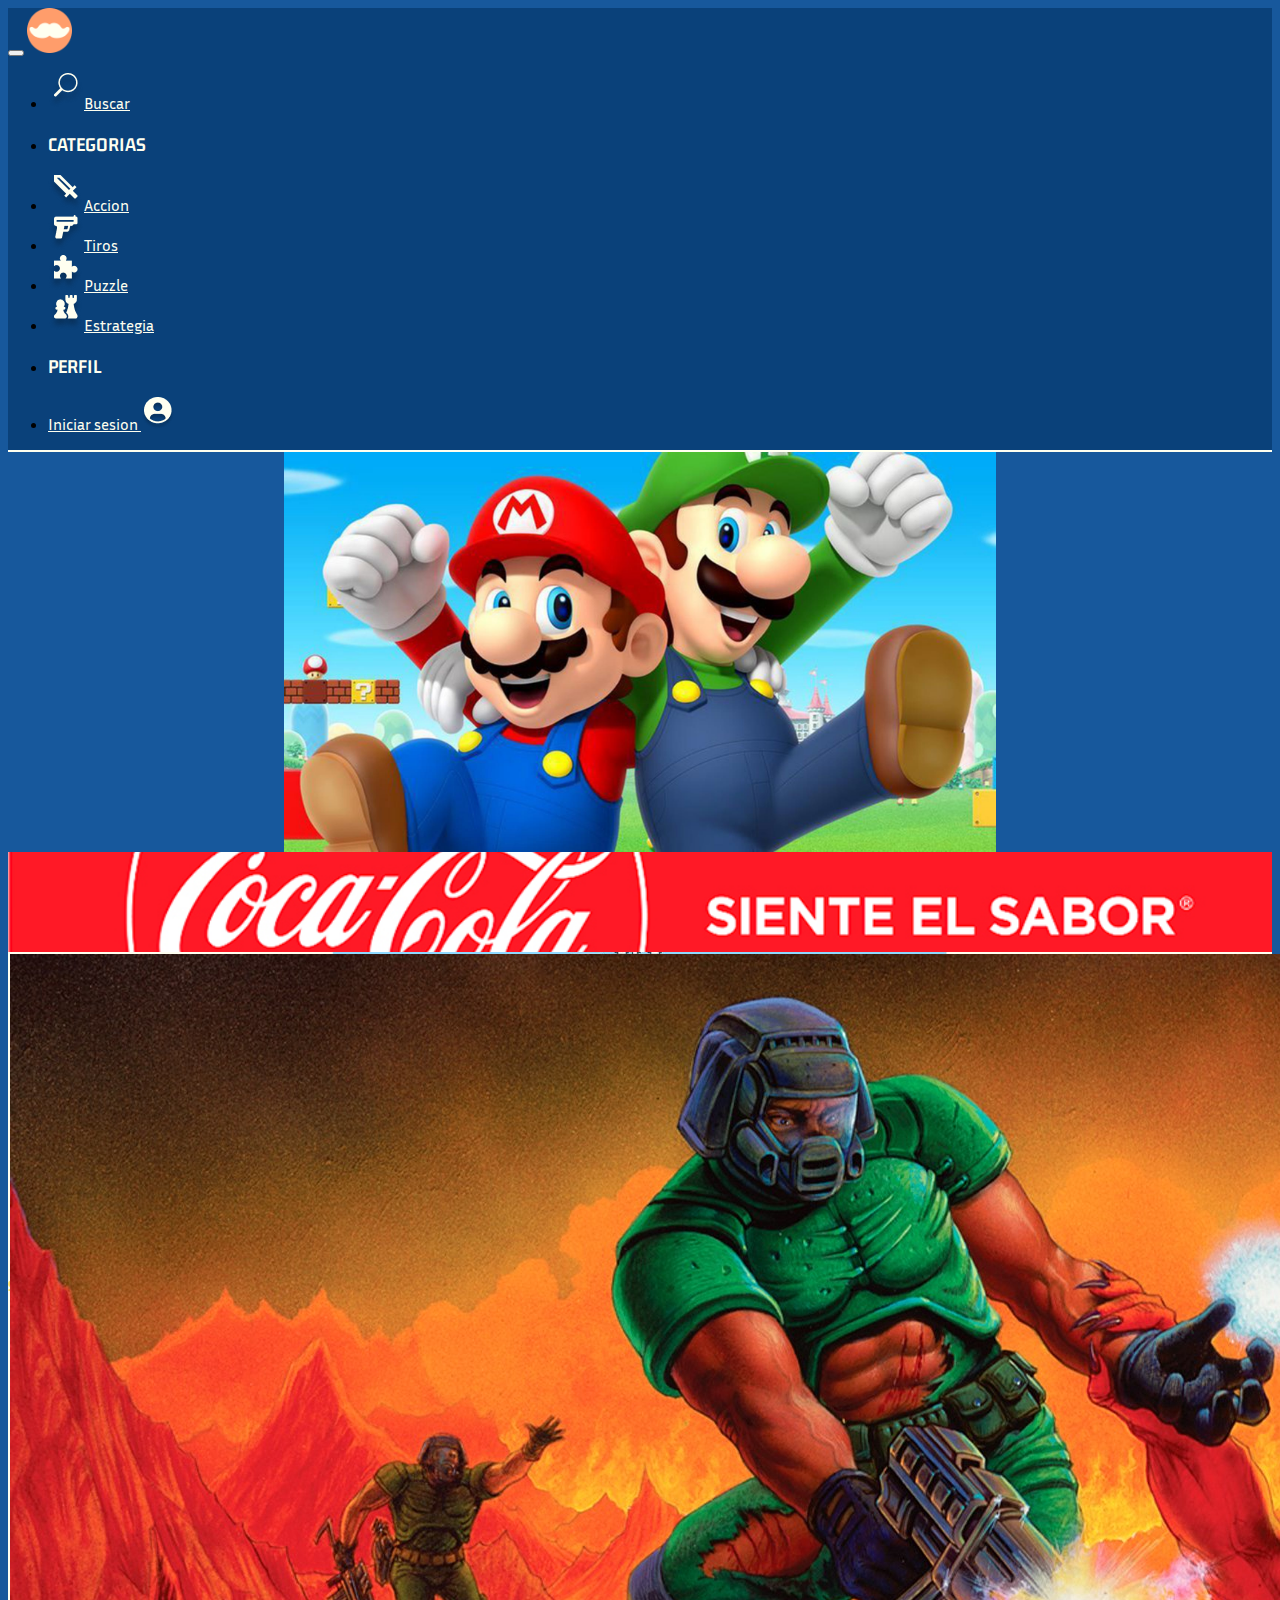
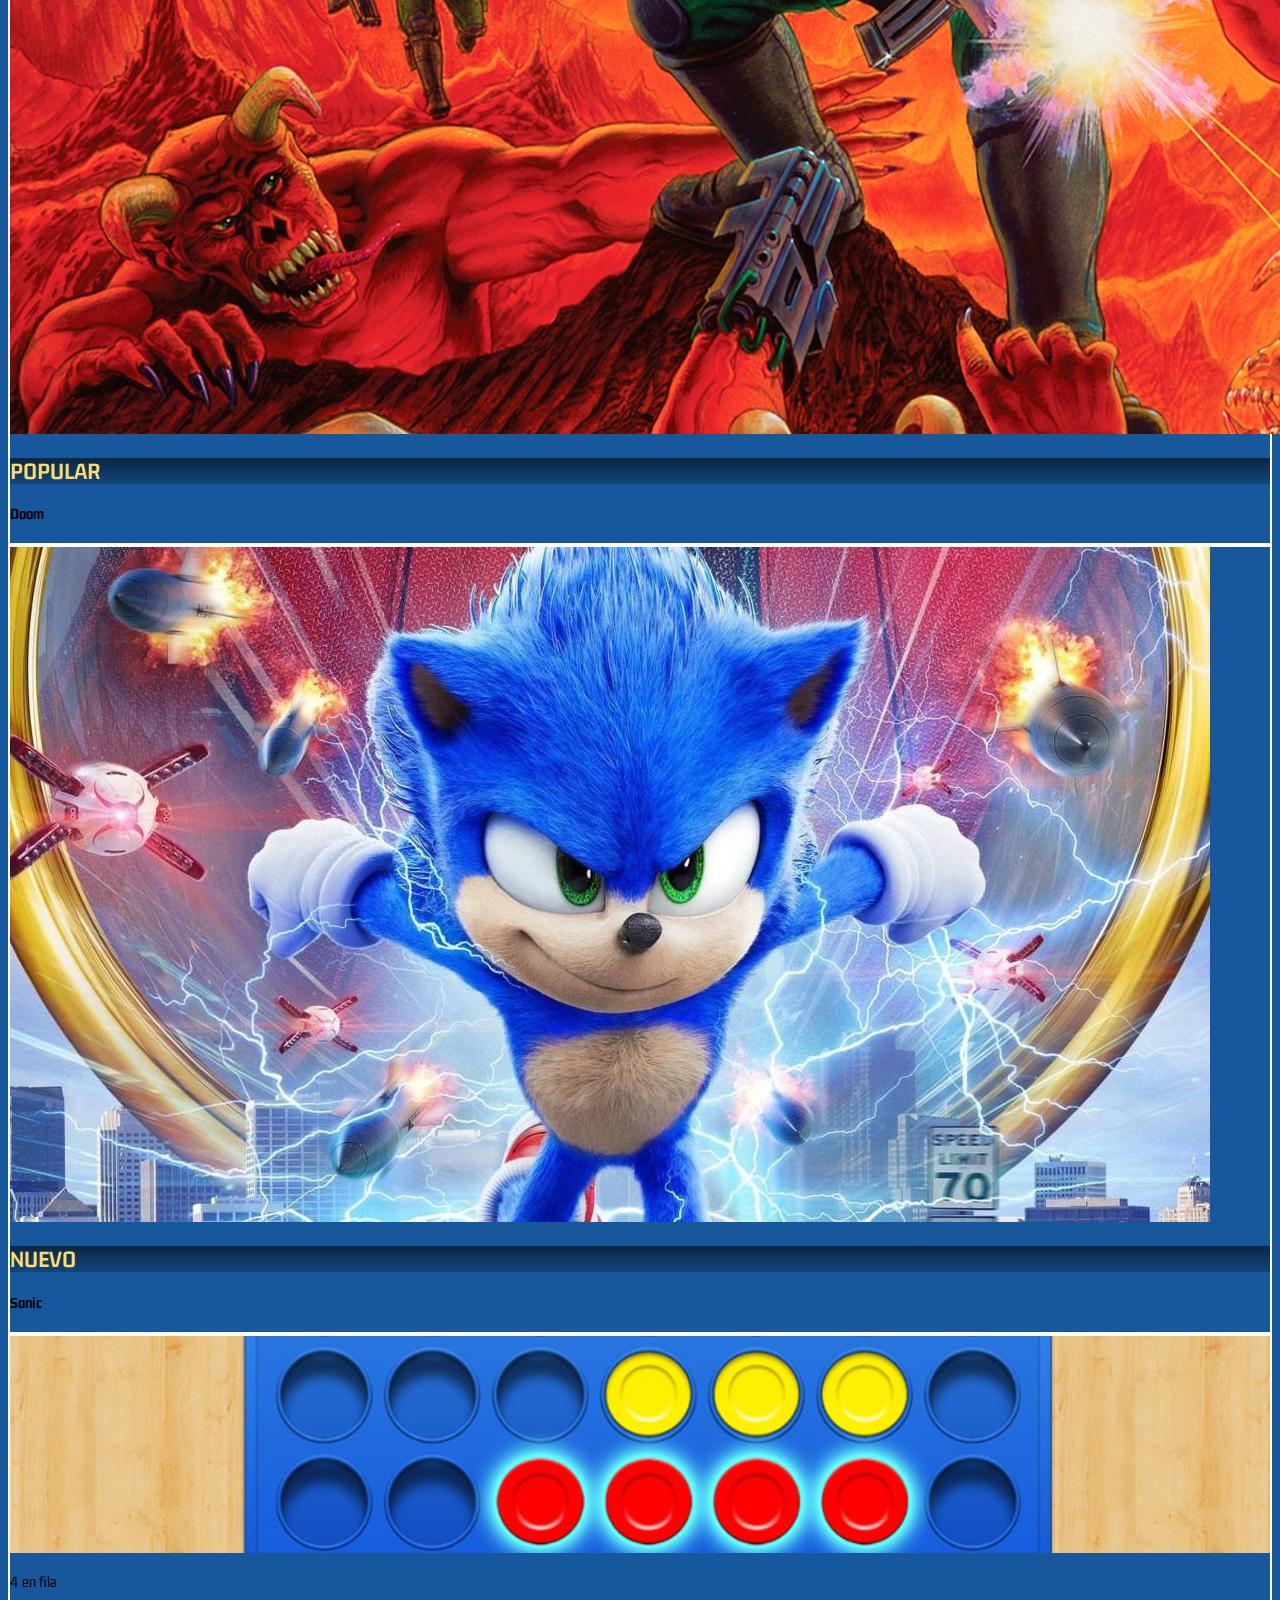
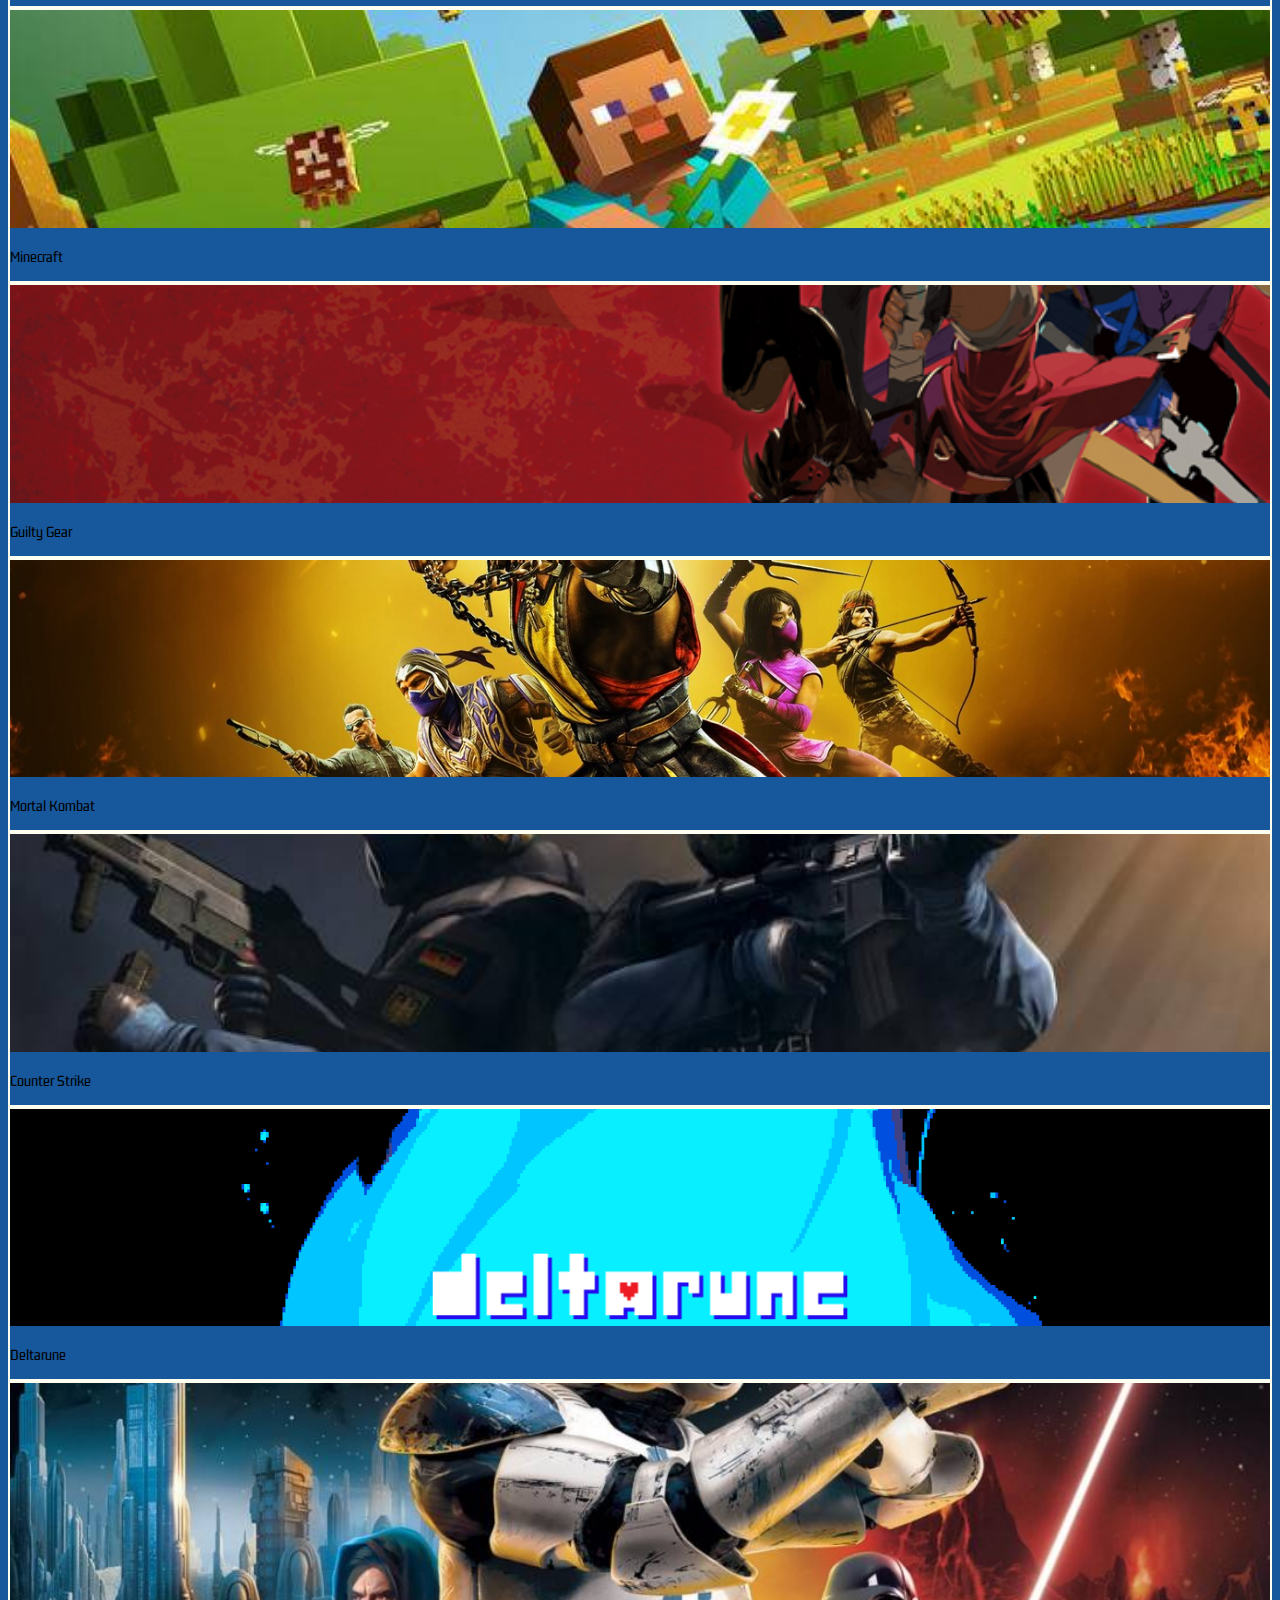
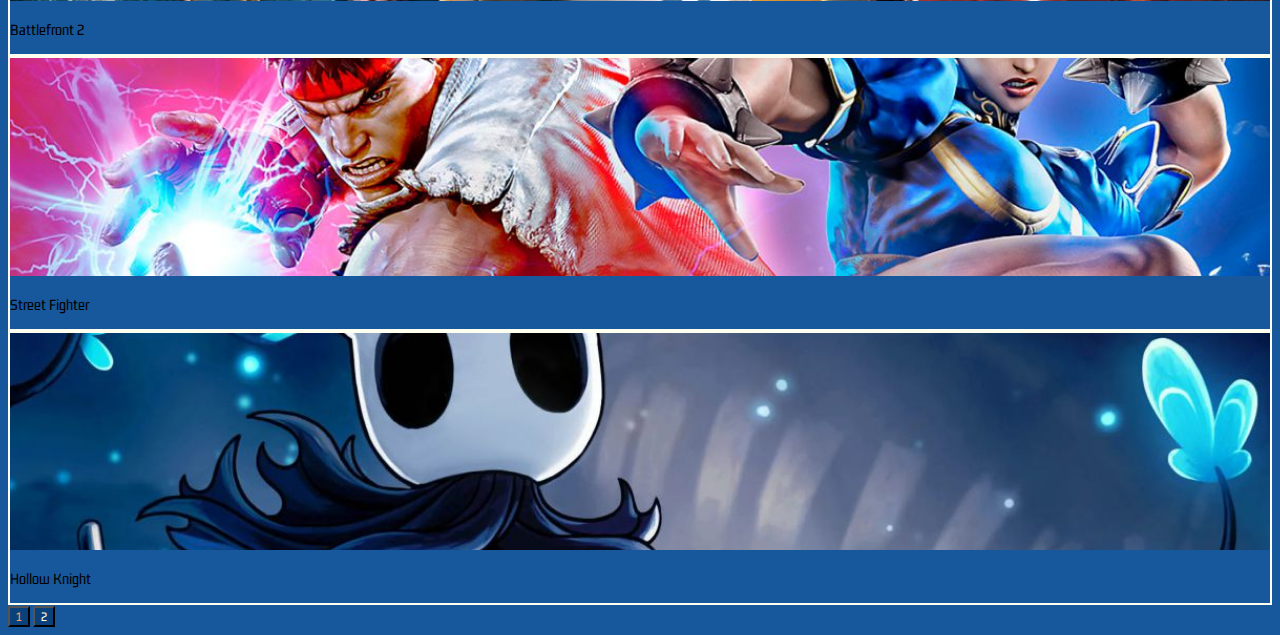
<file: TP2/index.html>
<!doctype html>
<html lang="en">
  <head>
    <!-- Required meta tags -->
    <meta charset="utf-8">
    <meta name="viewport" content="width=device-width, initial-scale=1">

    <!-- Bootstrap CSS -->
    <link href="https://cdn.jsdelivr.net/npm/bootstrap@5.0.2/dist/css/bootstrap.min.css" rel="stylesheet" integrity="sha384-EVSTQN3/azprG1Anm3QDgpJLIm9Nao0Yz1ztcQTwFspd3yD65VohhpuuCOmLASjC" crossorigin="anonymous">
    <link href="./style.css" rel="stylesheet">
    <!-- Google Fonts -->
    <link rel="preconnect" href="https://fonts.googleapis.com">
    <link rel="preconnect" href="https://fonts.gstatic.com" crossorigin>
    <link href="https://fonts.googleapis.com/css2?family=Gemunu+Libre&family=Inria+Sans&display=swap" rel="stylesheet"> 
    <title>Tpe Interfaces</title>
  </head>
  <body>
    <content>
      <!--Navbar start-->
      <nav class="navbar navbar-expand-lg navbar-custom">
        <div class="container-fluid">
          <button class="navbar-toggler custom-toggler" type="button" data-bs-toggle="collapse" data-bs-target="#navbarSupportedContent" aria-controls="navbarSupportedContent" aria-expanded="false" aria-label="Toggle navigation">
            <span class="navbar-toggler-icon"></span>
          </button>
          <a class="navbar-brand" href="index.html">
            <img src="./img/logo.png" height="45" width="45">
          </a>
          <!--Navbar items-->
          <div class="collapse navbar-collapse" id="navbarSupportedContent">
            <ul class="navbar-nav me-auto mb-2 mb-lg-0">
              <li class="nav-item" id="searchitem">
                  <a class="nav-link active" href="search.html" tabindex="-1" aria-current="page">
                    <img src="./img/lupa.png" class="d-lg-none">Buscar
                  </a>
              </li>
              <!--TODO: Ajustar tamaños de clases de titulos.-->
              <li class="nav-item d-lg-none">
                <h3>CATEGORIAS</h3>
              </li>
              
              <li class="nav-item">
                <a class="nav-link active" href="search.html" tabindex="-1" aria-current="page">
                  <img src="./img/sword.png" class="d-lg-none">Accion
                </a>
              </li>
              <li class="nav-item">
                <a class="nav-link active" href="search.html" tabindex="-1" aria-current="page">
                  <img src="./img/gun.png" class="d-lg-none">Tiros
                </a>
              </li>
              <li class="nav-item">
                <a class="nav-link active" href="search.html" tabindex="-1" aria-current="page">
                  <img src="./img/puzzle.png" class="d-lg-none">Puzzle
                </a>
              </li>
              <li class="nav-item">
                <a class="nav-link active" href="search.html" tabindex="-1" aria-current="page">
                  <img src="./img/strategy.png" class="d-lg-none">Estrategia
                </a>
              </li>
            </ul>
            <ul class="navbar-nav">
              <li class="nav-item d-lg-none">
                <h3>PERFIL</h3>
              </li>
              <li class="nav-item">
                <div class="col d-flex justify-content-center">
                  <a class="nav-link active" href="login.html" tabindex="-1" aria-current="page"> Iniciar sesion </a>
                  <img src="./img/avatar.png">
              </div>
              </li>
            </ul>
            <!--
            <form class="d-flex">
              <input class="form-control me-2" type="search" placeholder="Search" aria-label="Search">
              <button class="btn btn-outline-success" type="submit">Search</button>
            </form>-->
          </div>
        </div>
      </nav>
      <!--Navbar end-->

      <!--Juego destacado start-->
      <div id="carouselExampleControls" class="carousel slide" data-bs-ride="carousel">
        <div class="carousel-inner">
          <div class="carousel-item active">
            <img src="./img/mario2.jpg" class="d-block w-100" alt="mario2">
            <div class="card-img-overlay gradient">
              <h1 class="card-title" style="color: #FFDD6B; font-weight: bold">DESTACADO</h1>
              <a href="#" class="stretched-link"></a>
            </div>
          </div>
          <div class="carousel-item">
            <img src="./img/mario2-1.jpg" class="d-block w-100" alt="mario2-1">
            <div class="card-img-overlay gradient card-text">
              <h4 class="card-title" style="color: #FFDD6B; font-weight: bold">Shigeru Miyamoto, su creador, relata la 
                existencia de Super Mario Bros. debido a que cuando viajaba en un tren le gustaba mirar por la ventana, y 
                se imaginaba que estaba allí saltando afuera.</h4>
              <a href="game.html" class="stretched-link"></a>
            </div>
          </div>
          <div class="carousel-item">
            <img src="./img/mario2-2.jpg" class="d-block w-100" alt="mario2-2">
          </div>
        </div>
        <button class="carousel-control-prev" type="button" data-bs-target="#carouselExampleControls" data-bs-slide="prev">
          <span class="carousel-control-prev-icon" aria-hidden="true"></span>
          <span class="visually-hidden">Previous</span>
        </button>
        <button class="carousel-control-next" type="button" data-bs-target="#carouselExampleControls" data-bs-slide="next">
          <span class="carousel-control-next-icon" aria-hidden="true"></span>
          <span class="visually-hidden">Next</span>
        </button>
      </div>
      <!--Juego destacado start
      <div class="card text-white mt-2 mb-2 m-1">
        <img src="./img/mario2.jpg" class="card-img" alt="...">
        <div class="card-img-overlay gradient">
          <h1 class="card-title" style="color: #FFDD6B; font-weight: bold">DESTACADO</h1>
          <a href="#" class="stretched-link"></a>
        </div>
        <div class="card-img-overlay h-100 d-flex flex-column justify-content-end">
          <h4 class="card-text mt-auto">Super Mario Bros</h4>
        </div>
      </div>
      Juego destacado end-->

      <div class="ad position-relative mt-2 mb-2 m-1">
        <img src="./img/cocacolaad.jpg">
      </div>
      
      <!--Juegos populares y nuevos start-->
      <div class="row">
        <div class="col d-flex justify-content-center mt-2 mb-2 ms-1 me-0 pe-1">
          <div class="card text-white">
            <img src="./img/doom.jpg" class="card-img" alt="...">
            <div class="card-img-overlay gradient">
              <h2 class="card-title" style="color: #FFDD6B; font-weight: bold">POPULAR</h2>
              <a href="game.html" class="stretched-link"></a>
            </div>
            <div class="card-img-overlay h-100 d-flex flex-column justify-content-end">
              <h4 class="card-text mt-auto">Doom</h4>
            </div>
          </div>
        </div>
        <div class="col d-flex justify-content-center mt-2 mb-2 me-1 me-0 ps-1">
          <div class="card text-white"> 
            <img src="./img/sonic.jpg" class="card-img" alt="...">
            <div class="card-img-overlay gradient">
              <h2 class="card-title" style="color: #FFDD6B; font-weight: bold">NUEVO</h2>
              <a href="game.html" class="stretched-link"></a>
            </div>
            <div class="card-img-overlay h-100 d-flex flex-column justify-content-end">
              <h4 class="card-text mt-auto">Sonic</h4>
            </div>
          </div>
        </div>
      </div>
      <!--Juegos populares y nuevos end-->
      
      <!--resto de juegos-->
      <div class="row">
        <div class="col d-flex justify-content-center mt-2 mb-2 ms-1 me-0 pe-0">
          <div class="card text-white">
            <img src="./img/4_en_fila.jpg" class="card-img card-img-small" alt="...">
            <div class="card-img-overlay gradient">
              <a href="4enlinea.html" class="stretched-link"></a>
            </div>
            <div class="card-img-overlay h-100 d-flex flex-column justify-content-end">
              <p class="card-text mt-auto">4 en fila</p>
            </div>
          </div>
        </div>
        <div class="col d-flex justify-content-center mt-2 mb-2 ms-1 me-0 pe-0 ps-0 pe-0">
          <div class="card text-white"> 
            <img src="./img/minecraft.jpg" class="card-img card-img-small" alt="...">
            <div class="card-img-overlay gradient">
              <a href="game.html" class="stretched-link"></a>
            </div>
            <div class="card-img-overlay h-100 d-flex flex-column justify-content-end">
              <p class="card-text mt-auto">Minecraft</p>
            </div>
          </div>
        </div>
        <div class="col d-flex justify-content-center mt-2 mb-2 me-1 me-0 ps-1">
          <div class="card text-white"> 
            <img src="./img/guilty gear.png" class="card-img card-img-small" alt="...">
            <div class="card-img-overlay gradient">
              <a href="game.html" class="stretched-link"></a>
            </div>
            <div class="card-img-overlay h-100 d-flex flex-column justify-content-end">
              <p class="card-text mt-auto">Guilty Gear</p>
            </div>
          </div>
        </div>
      </div>
      <div class="row">
        <div class="col d-flex justify-content-center mt-2 mb-2 ms-1 me-0 pe-0">
          <div class="card text-white">
            <img src="./img/mortal_kombat.jpeg" class="card-img card-img-small" alt="...">
            <div class="card-img-overlay gradient">
              <a href="game.html" class="stretched-link"></a>
            </div>
            <div class="card-img-overlay h-100 d-flex flex-column justify-content-end">
              <p class="card-text mt-auto">Mortal Kombat</p>
            </div>
          </div>
        </div>
        <div class="col d-flex justify-content-center mt-2 mb-2 ms-1 me-0 pe-0 ps-0 pe-0">
          <div class="card text-white"> 
            <img src="./img/counter strike.jpg" class="card-img card-img-small" alt="...">
            <div class="card-img-overlay gradient">
              <a href="game.html" class="stretched-link"></a>
            </div>
            <div class="card-img-overlay h-100 d-flex flex-column justify-content-end">
              <p class="card-text mt-auto">Counter Strike</p>
            </div>
          </div>
        </div>
        <div class="col d-flex justify-content-center mt-2 mb-2 me-1 me-0 ps-1">
          <div class="card text-white"> 
            <img src="./img/Deltarune.png" class="card-img card-img-small" alt="...">
            <div class="card-img-overlay gradient">
              <a href="game.html" class="stretched-link"></a>
            </div>
            <div class="card-img-overlay h-100 d-flex flex-column justify-content-end">
              <p class="card-text mt-auto">Deltarune</p>
            </div>
          </div>
        </div>
      </div>
      <div class="row">
        <div class="col d-flex justify-content-center mt-2 mb-2 ms-1 me-0 pe-0">
          <div class="card text-white">
            <img src="./img/battlefront 2.jpg" class="card-img card-img-small" alt="...">
            <div class="card-img-overlay gradient">
              <a href="game.html" class="stretched-link"></a>
            </div>
            <div class="card-img-overlay h-100 d-flex flex-column justify-content-end">
              <p class="card-text mt-auto">Battlefront 2</p>
            </div>
          </div>
        </div>
        <div class="col d-flex justify-content-center mt-2 mb-2 ms-1 me-0 pe-0 ps-0 pe-0">
          <div class="card text-white"> 
            <img src="./img/street_fighter.jpg" class="card-img card-img-small" alt="...">
            <div class="card-img-overlay gradient">
              <a href="game.html" class="stretched-link"></a>
            </div>
            <div class="card-img-overlay h-100 d-flex flex-column justify-content-end">
              <p class="card-text mt-auto">Street Fighter</p>
            </div>
          </div>
        </div>
        <div class="col d-flex justify-content-center mt-2 mb-2 me-1 me-0 ps-1">
          <div class="card text-white"> 
            <img src="./img/hollow_knight.jpg" class="card-img card-img-small" alt="...">
            <div class="card-img-overlay gradient">
              <a href="game.html" class="stretched-link"></a>
            </div>
            <div class="card-img-overlay h-100 d-flex flex-column justify-content-end">
              <p class="card-text mt-auto">Hollow Knight</p>
            </div>
          </div>
        </div>
      </div>
    </content>
    <div class="d-flex justify-content-center text-center">
      <button class="btn btn-lg activebtn m-2 mt-4">1</button>
      <button class="btn btn-lg m-2 mt-4">2</button>
    </div>
    <script src="js/script.js"></script>  
    <script src="https://cdn.jsdelivr.net/npm/bootstrap@5.0.2/dist/js/bootstrap.bundle.min.js" integrity="sha384-MrcW6ZMFYlzcLA8Nl+NtUVF0sA7MsXsP1UyJoMp4YLEuNSfAP+JcXn/tWtIaxVXM" crossorigin="anonymous"></script>
  </body>
</html>
</file>
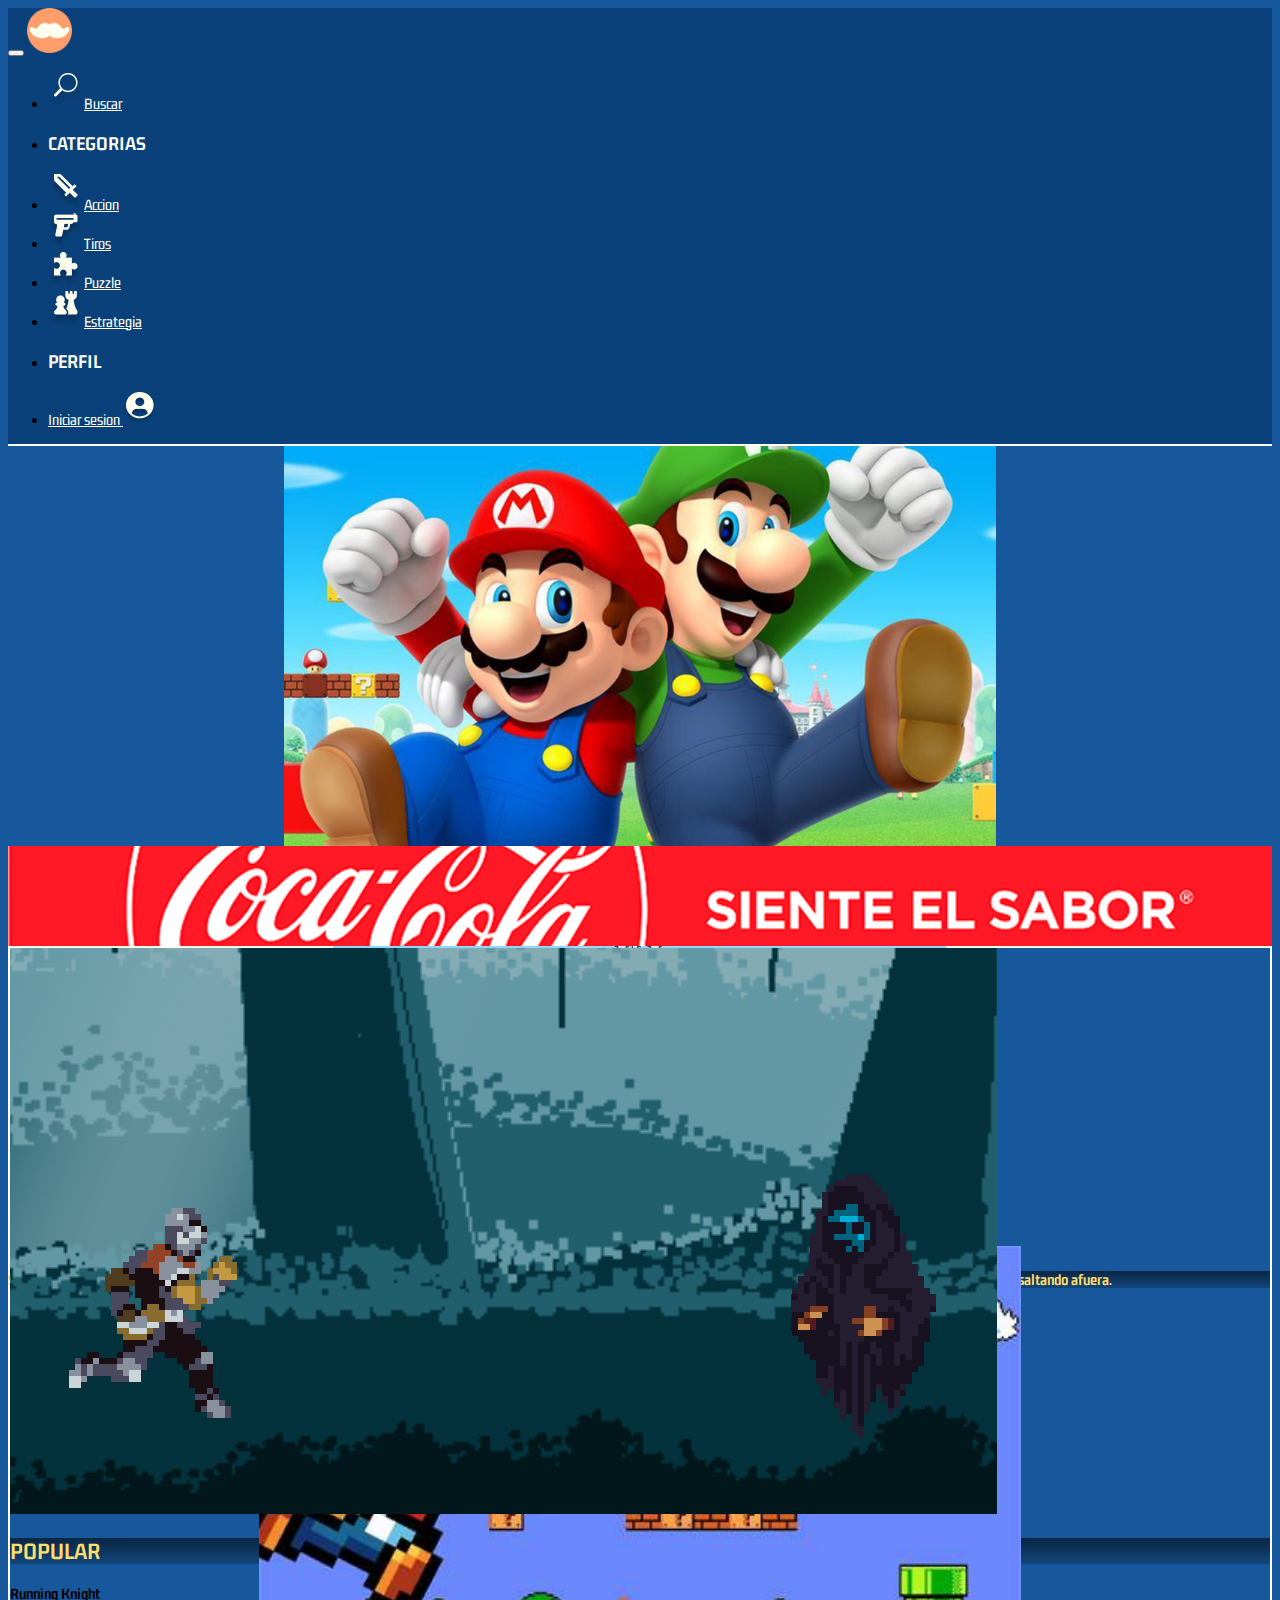
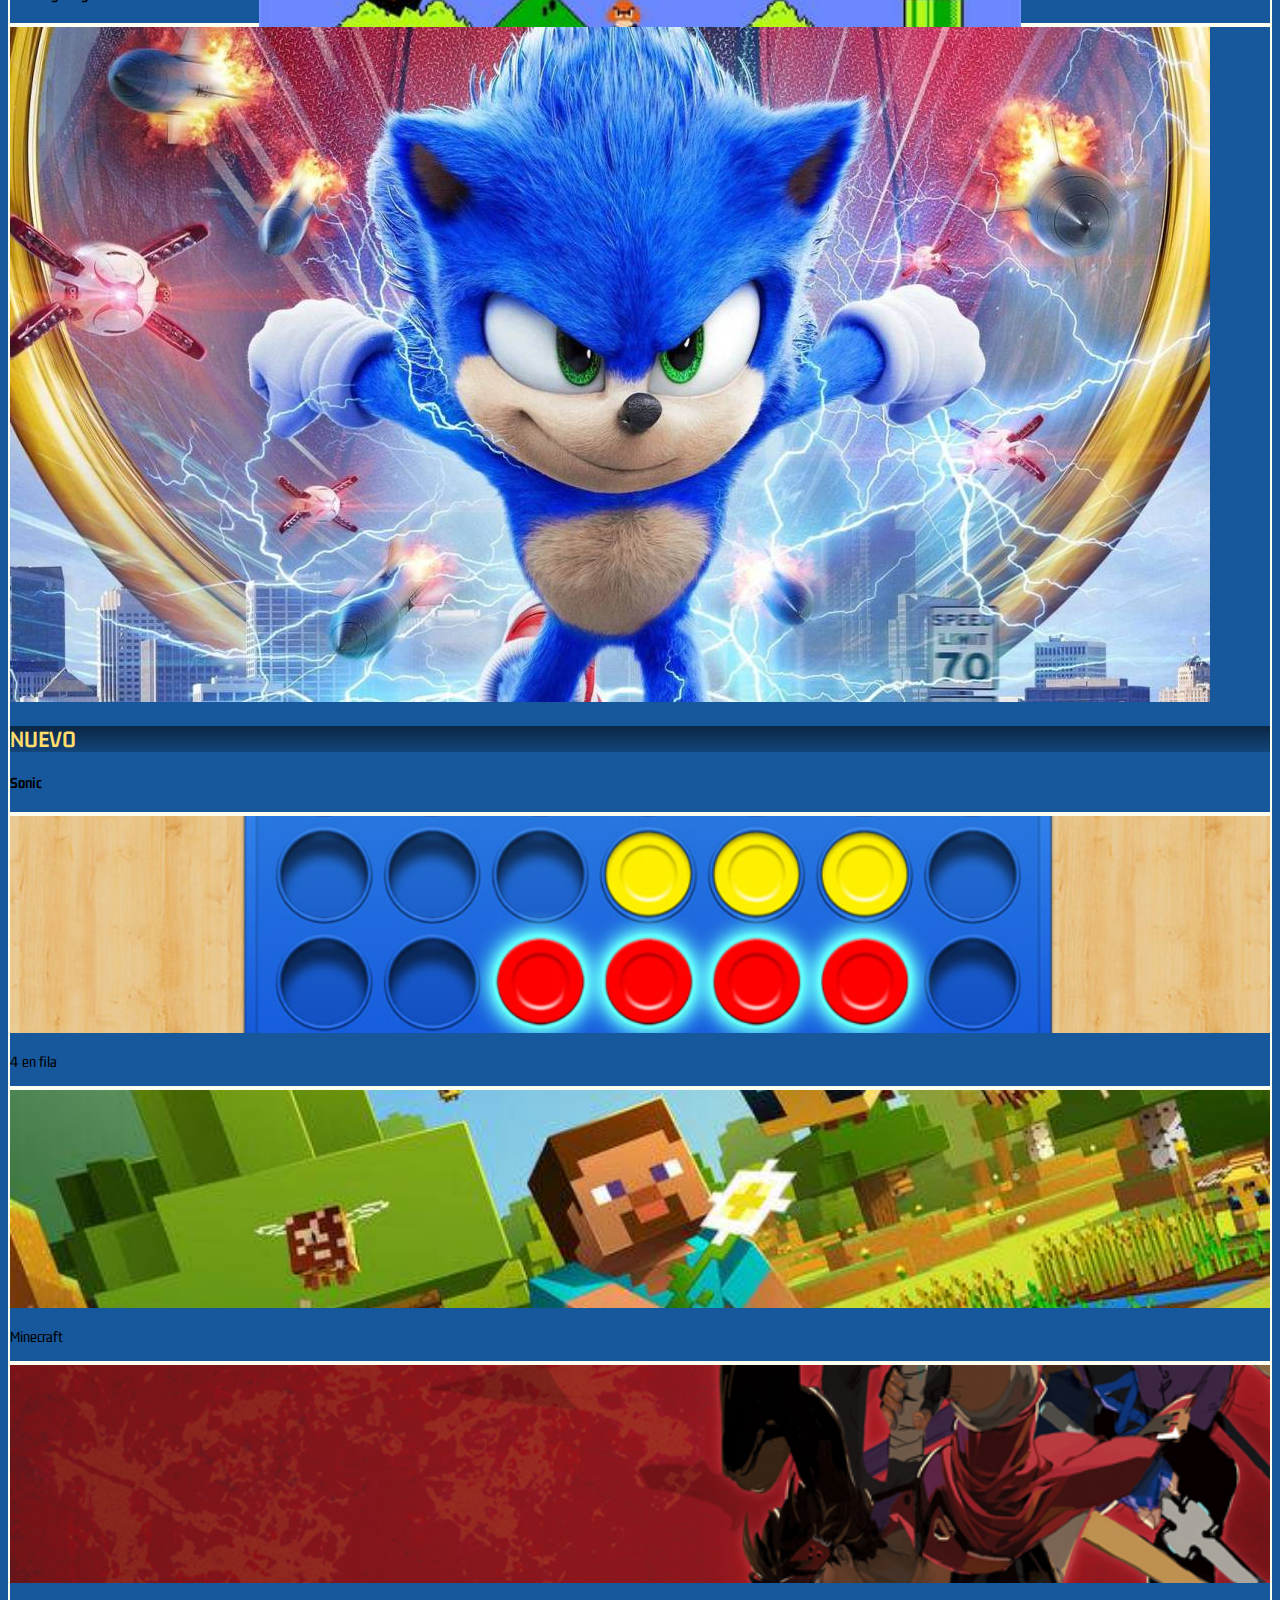
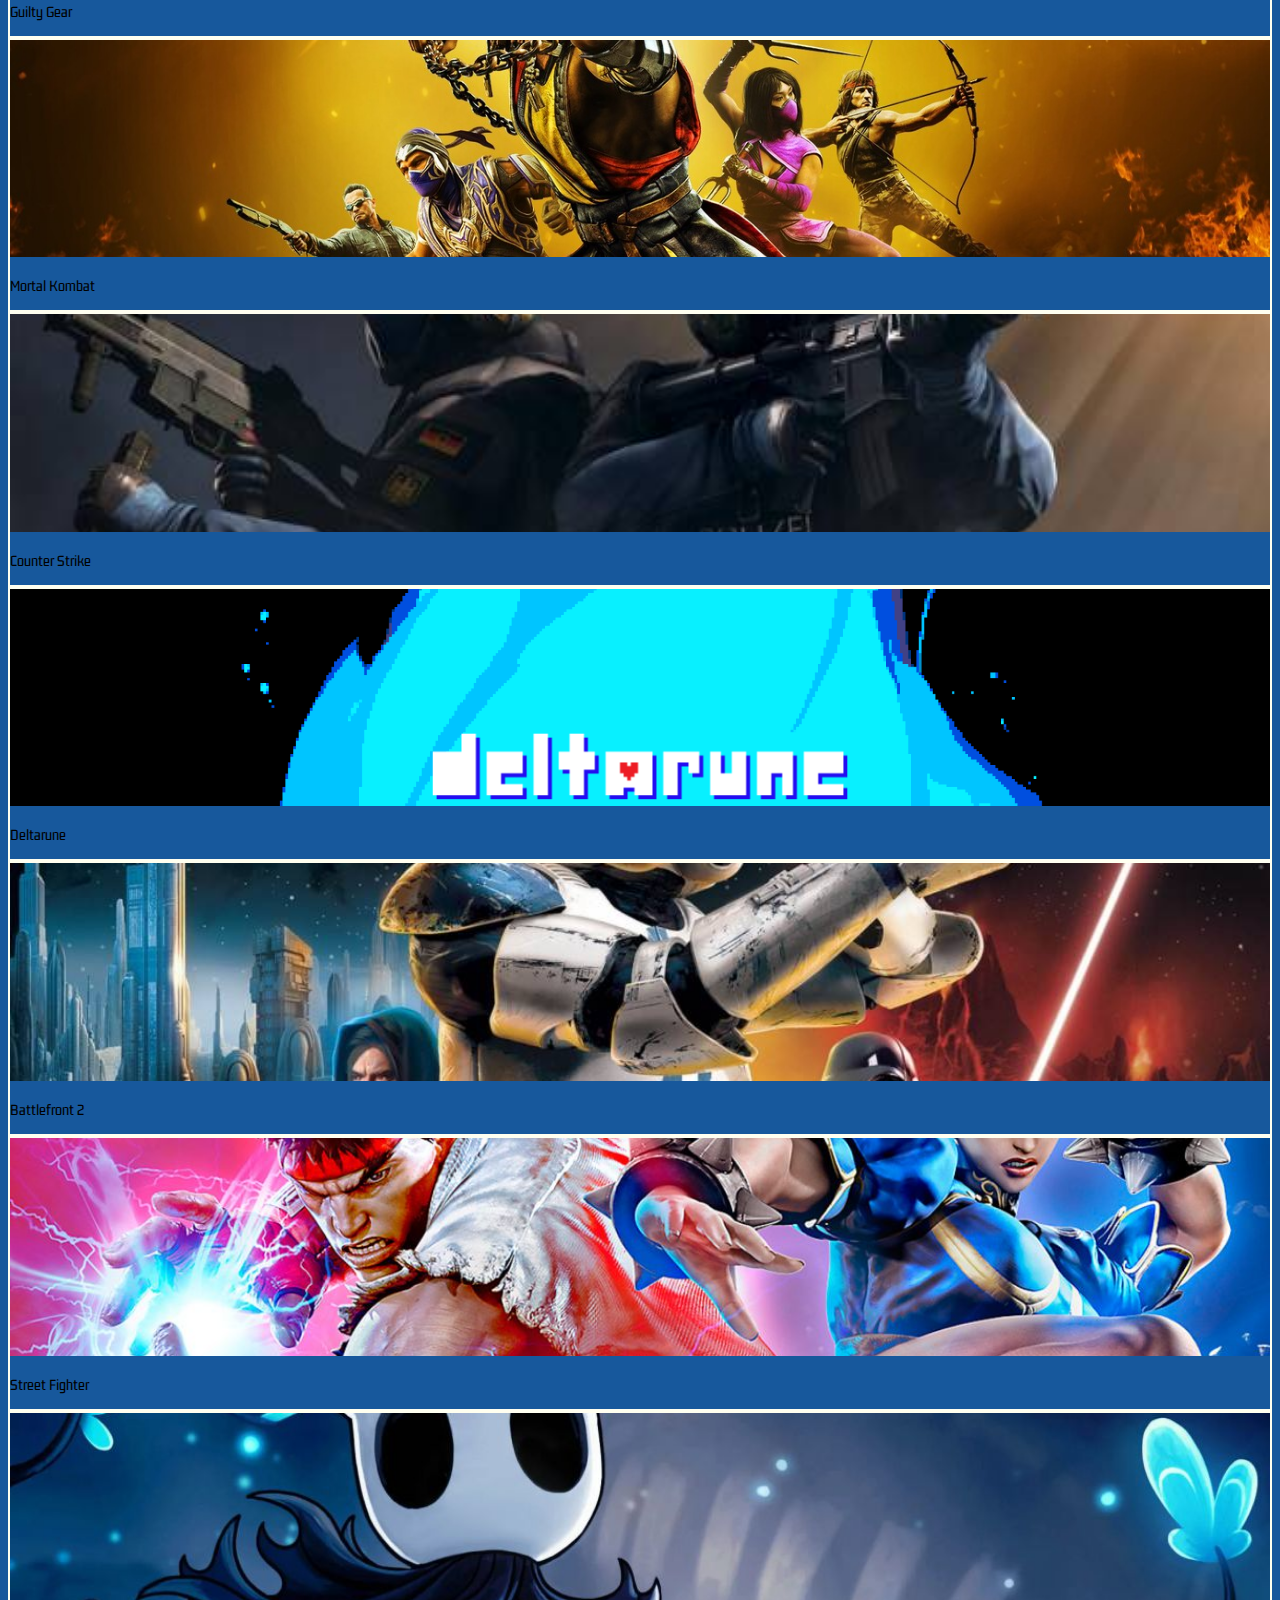
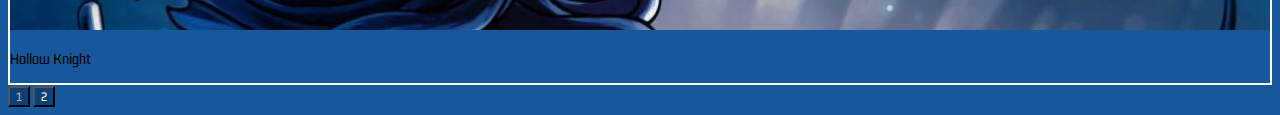
<file: TP4/index.html>
<!doctype html>
<html lang="en">
  <head>
    <!-- Required meta tags -->
    <meta charset="utf-8">
    <meta name="viewport" content="width=device-width, initial-scale=1">

    <!-- Bootstrap CSS -->
    <link href="https://cdn.jsdelivr.net/npm/bootstrap@5.0.2/dist/css/bootstrap.min.css" rel="stylesheet" integrity="sha384-EVSTQN3/azprG1Anm3QDgpJLIm9Nao0Yz1ztcQTwFspd3yD65VohhpuuCOmLASjC" crossorigin="anonymous">
    <link href="./style.css" rel="stylesheet">
    <!-- Google Fonts -->
    <link rel="preconnect" href="https://fonts.googleapis.com">
    <link rel="preconnect" href="https://fonts.gstatic.com" crossorigin>
    <link href="https://fonts.googleapis.com/css2?family=Gemunu+Libre&family=Inria+Sans&display=swap" rel="stylesheet"> 
    <title>Tpe Interfaces</title>
  </head>
  <body>
    <content>
      <!--Navbar start-->
      <nav class="navbar navbar-expand-lg navbar-custom">
        <div class="container-fluid">
          <button class="navbar-toggler custom-toggler" type="button" data-bs-toggle="collapse" data-bs-target="#navbarSupportedContent" aria-controls="navbarSupportedContent" aria-expanded="false" aria-label="Toggle navigation">
            <span class="navbar-toggler-icon"></span>
          </button>
          <a class="navbar-brand" href="index.html">
            <img src="./img/logo.png" height="45" width="45">
          </a>
          <!--Navbar items-->
          <div class="collapse navbar-collapse" id="navbarSupportedContent">
            <ul class="navbar-nav me-auto mb-2 mb-lg-0">
              <li class="nav-item" id="searchitem">
                  <a class="nav-link active" href="search.html" tabindex="-1" aria-current="page">
                    <img src="./img/lupa.png" class="d-lg-none">Buscar
                  </a>
              </li>
              <!--TODO: Ajustar tamaños de clases de titulos.-->
              <li class="nav-item d-lg-none">
                <h3>CATEGORIAS</h3>
              </li>
              
              <li class="nav-item">
                <a class="nav-link active" href="search.html" tabindex="-1" aria-current="page">
                  <img src="./img/sword.png" class="d-lg-none">Accion
                </a>
              </li>
              <li class="nav-item">
                <a class="nav-link active" href="search.html" tabindex="-1" aria-current="page">
                  <img src="./img/gun.png" class="d-lg-none">Tiros
                </a>
              </li>
              <li class="nav-item">
                <a class="nav-link active" href="search.html" tabindex="-1" aria-current="page">
                  <img src="./img/puzzle.png" class="d-lg-none">Puzzle
                </a>
              </li>
              <li class="nav-item">
                <a class="nav-link active" href="search.html" tabindex="-1" aria-current="page">
                  <img src="./img/strategy.png" class="d-lg-none">Estrategia
                </a>
              </li>
            </ul>
            <ul class="navbar-nav">
              <li class="nav-item d-lg-none">
                <h3>PERFIL</h3>
              </li>
              <li class="nav-item">
                <div class="col d-flex justify-content-center">
                  <a class="nav-link active" href="login.html" tabindex="-1" aria-current="page"> Iniciar sesion </a>
                  <img src="./img/avatar.png">
              </div>
              </li>
            </ul>
            <!--
            <form class="d-flex">
              <input class="form-control me-2" type="search" placeholder="Search" aria-label="Search">
              <button class="btn btn-outline-success" type="submit">Search</button>
            </form>-->
          </div>
        </div>
      </nav>
      <!--Navbar end-->

      <!--Juego destacado start-->
      <div id="carouselExampleControls" class="carousel slide" data-bs-ride="carousel">
        <div class="carousel-inner">
          <div class="carousel-item active">
            <img src="./img/mario2.jpg" class="d-block w-100" alt="mario2">
            <div class="card-img-overlay gradient">
              <h1 class="card-title" style="color: #FFDD6B; font-weight: bold">DESTACADO</h1>
              <a href="#" class="stretched-link"></a>
            </div>
          </div>
          <div class="carousel-item">
            <img src="./img/mario2-1.jpg" class="d-block w-100" alt="mario2-1">
            <div class="card-img-overlay gradient card-text">
              <h4 class="card-title" style="color: #FFDD6B; font-weight: bold">Shigeru Miyamoto, su creador, relata la 
                existencia de Super Mario Bros. debido a que cuando viajaba en un tren le gustaba mirar por la ventana, y 
                se imaginaba que estaba allí saltando afuera.</h4>
              <a href="game.html" class="stretched-link"></a>
            </div>
          </div>
          <div class="carousel-item">
            <img src="./img/mario2-2.jpg" class="d-block w-100" alt="mario2-2">
          </div>
        </div>
        <button class="carousel-control-prev" type="button" data-bs-target="#carouselExampleControls" data-bs-slide="prev">
          <span class="carousel-control-prev-icon" aria-hidden="true"></span>
          <span class="visually-hidden">Previous</span>
        </button>
        <button class="carousel-control-next" type="button" data-bs-target="#carouselExampleControls" data-bs-slide="next">
          <span class="carousel-control-next-icon" aria-hidden="true"></span>
          <span class="visually-hidden">Next</span>
        </button>
      </div>
      <!--Juego destacado start
      <div class="card text-white mt-2 mb-2 m-1">
        <img src="./img/mario2.jpg" class="card-img" alt="...">
        <div class="card-img-overlay gradient">
          <h1 class="card-title" style="color: #FFDD6B; font-weight: bold">DESTACADO</h1>
          <a href="#" class="stretched-link"></a>
        </div>
        <div class="card-img-overlay h-100 d-flex flex-column justify-content-end">
          <h4 class="card-text mt-auto">Super Mario Bros</h4>
        </div>
      </div>
      Juego destacado end-->

      <div class="ad position-relative mt-2 mb-2 m-1">
        <img src="./img/cocacolaad.jpg">
      </div>
      
      <!--Juegos populares y nuevos start-->
      <div class="row">
        <div class="col d-flex justify-content-center mt-2 mb-2 ms-1 me-0 pe-1">
          <div class="card text-white">
            <img src="./img/running knight.png" class="card-img" alt="...">
            <div class="card-img-overlay gradient">
              <h2 class="card-title" style="color: #FFDD6B; font-weight: bold">POPULAR</h2>
              <a href="runner.html" class="stretched-link"></a>
            </div>
            <div class="card-img-overlay h-100 d-flex flex-column justify-content-end">
              <h4 class="card-text mt-auto">Running Knight</h4>
            </div>
          </div>
        </div>
        <div class="col d-flex justify-content-center mt-2 mb-2 me-1 me-0 ps-1">
          <div class="card text-white"> 
            <img src="./img/sonic.jpg" class="card-img" alt="...">
            <div class="card-img-overlay gradient">
              <h2 class="card-title" style="color: #FFDD6B; font-weight: bold">NUEVO</h2>
              <a href="game.html" class="stretched-link"></a>
            </div>
            <div class="card-img-overlay h-100 d-flex flex-column justify-content-end">
              <h4 class="card-text mt-auto">Sonic</h4>
            </div>
          </div>
        </div>
      </div>
      <!--Juegos populares y nuevos end-->
      
      <!--resto de juegos-->
      <div class="row">
        <div class="col d-flex justify-content-center mt-2 mb-2 ms-1 me-0 pe-0">
          <div class="card text-white">
            <img src="./img/4_en_fila.jpg" class="card-img card-img-small" alt="...">
            <div class="card-img-overlay gradient">
              <a href="4enlinea.html" class="stretched-link"></a>
            </div>
            <div class="card-img-overlay h-100 d-flex flex-column justify-content-end">
              <p class="card-text mt-auto">4 en fila</p>
            </div>
          </div>
        </div>
        <div class="col d-flex justify-content-center mt-2 mb-2 ms-1 me-0 pe-0 ps-0 pe-0">
          <div class="card text-white"> 
            <img src="./img/minecraft.jpg" class="card-img card-img-small" alt="...">
            <div class="card-img-overlay gradient">
              <a href="game.html" class="stretched-link"></a>
            </div>
            <div class="card-img-overlay h-100 d-flex flex-column justify-content-end">
              <p class="card-text mt-auto">Minecraft</p>
            </div>
          </div>
        </div>
        <div class="col d-flex justify-content-center mt-2 mb-2 me-1 me-0 ps-1">
          <div class="card text-white"> 
            <img src="./img/guilty gear.png" class="card-img card-img-small" alt="...">
            <div class="card-img-overlay gradient">
              <a href="game.html" class="stretched-link"></a>
            </div>
            <div class="card-img-overlay h-100 d-flex flex-column justify-content-end">
              <p class="card-text mt-auto">Guilty Gear</p>
            </div>
          </div>
        </div>
      </div>
      <div class="row">
        <div class="col d-flex justify-content-center mt-2 mb-2 ms-1 me-0 pe-0">
          <div class="card text-white">
            <img src="./img/mortal_kombat.jpeg" class="card-img card-img-small" alt="...">
            <div class="card-img-overlay gradient">
              <a href="game.html" class="stretched-link"></a>
            </div>
            <div class="card-img-overlay h-100 d-flex flex-column justify-content-end">
              <p class="card-text mt-auto">Mortal Kombat</p>
            </div>
          </div>
        </div>
        <div class="col d-flex justify-content-center mt-2 mb-2 ms-1 me-0 pe-0 ps-0 pe-0">
          <div class="card text-white"> 
            <img src="./img/counter strike.jpg" class="card-img card-img-small" alt="...">
            <div class="card-img-overlay gradient">
              <a href="game.html" class="stretched-link"></a>
            </div>
            <div class="card-img-overlay h-100 d-flex flex-column justify-content-end">
              <p class="card-text mt-auto">Counter Strike</p>
            </div>
          </div>
        </div>
        <div class="col d-flex justify-content-center mt-2 mb-2 me-1 me-0 ps-1">
          <div class="card text-white"> 
            <img src="./img/Deltarune.png" class="card-img card-img-small" alt="...">
            <div class="card-img-overlay gradient">
              <a href="game.html" class="stretched-link"></a>
            </div>
            <div class="card-img-overlay h-100 d-flex flex-column justify-content-end">
              <p class="card-text mt-auto">Deltarune</p>
            </div>
          </div>
        </div>
      </div>
      <div class="row">
        <div class="col d-flex justify-content-center mt-2 mb-2 ms-1 me-0 pe-0">
          <div class="card text-white">
            <img src="./img/battlefront 2.jpg" class="card-img card-img-small" alt="...">
            <div class="card-img-overlay gradient">
              <a href="game.html" class="stretched-link"></a>
            </div>
            <div class="card-img-overlay h-100 d-flex flex-column justify-content-end">
              <p class="card-text mt-auto">Battlefront 2</p>
            </div>
          </div>
        </div>
        <div class="col d-flex justify-content-center mt-2 mb-2 ms-1 me-0 pe-0 ps-0 pe-0">
          <div class="card text-white"> 
            <img src="./img/street_fighter.jpg" class="card-img card-img-small" alt="...">
            <div class="card-img-overlay gradient">
              <a href="game.html" class="stretched-link"></a>
            </div>
            <div class="card-img-overlay h-100 d-flex flex-column justify-content-end">
              <p class="card-text mt-auto">Street Fighter</p>
            </div>
          </div>
        </div>
        <div class="col d-flex justify-content-center mt-2 mb-2 me-1 me-0 ps-1">
          <div class="card text-white"> 
            <img src="./img/hollow_knight.jpg" class="card-img card-img-small" alt="...">
            <div class="card-img-overlay gradient">
              <a href="game.html" class="stretched-link"></a>
            </div>
            <div class="card-img-overlay h-100 d-flex flex-column justify-content-end">
              <p class="card-text mt-auto">Hollow Knight</p>
            </div>
          </div>
        </div>
      </div>
    </content>
    <div class="d-flex justify-content-center text-center">
      <button class="btn btn-lg activebtn m-2 mt-4">1</button>
      <button class="btn btn-lg m-2 mt-4">2</button>
    </div>
    <script src="js/script.js"></script>  
    <script src="https://cdn.jsdelivr.net/npm/bootstrap@5.0.2/dist/js/bootstrap.bundle.min.js" integrity="sha384-MrcW6ZMFYlzcLA8Nl+NtUVF0sA7MsXsP1UyJoMp4YLEuNSfAP+JcXn/tWtIaxVXM" crossorigin="anonymous"></script>
  </body>
</html>
</file>
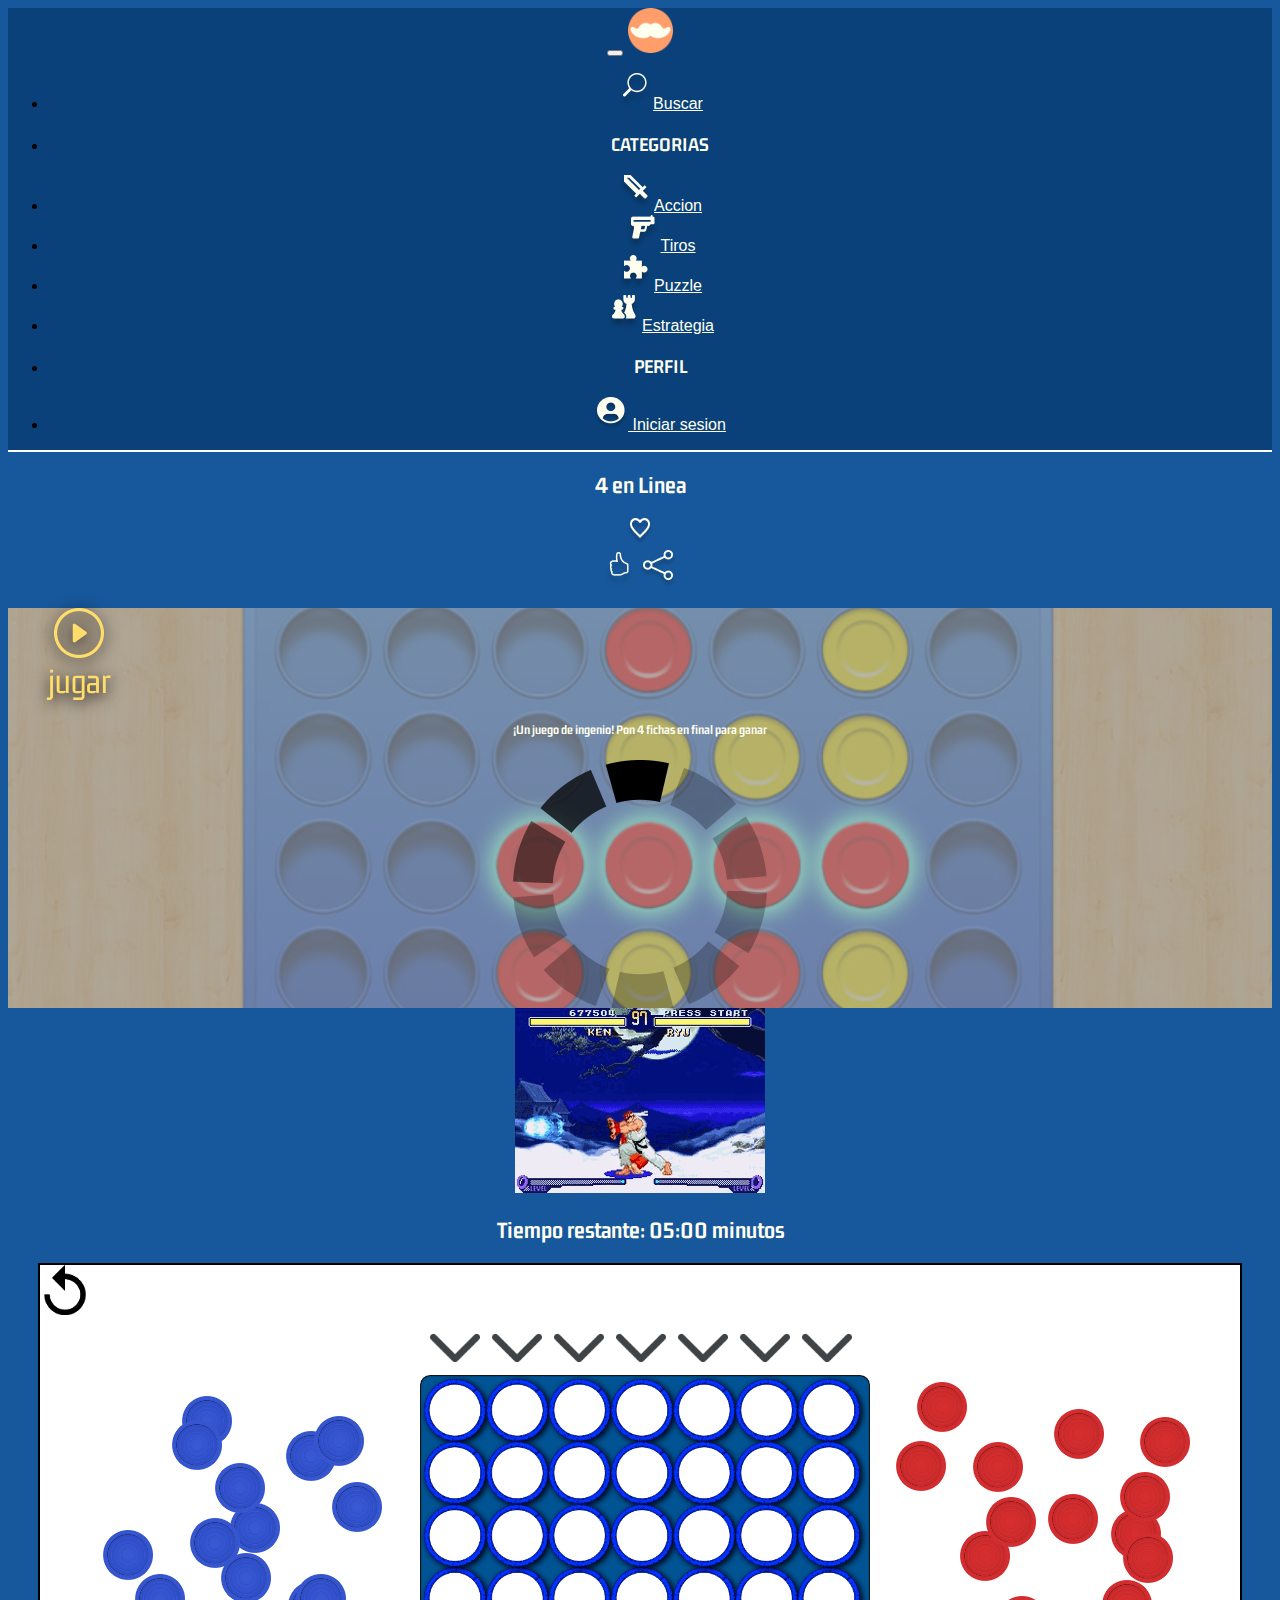
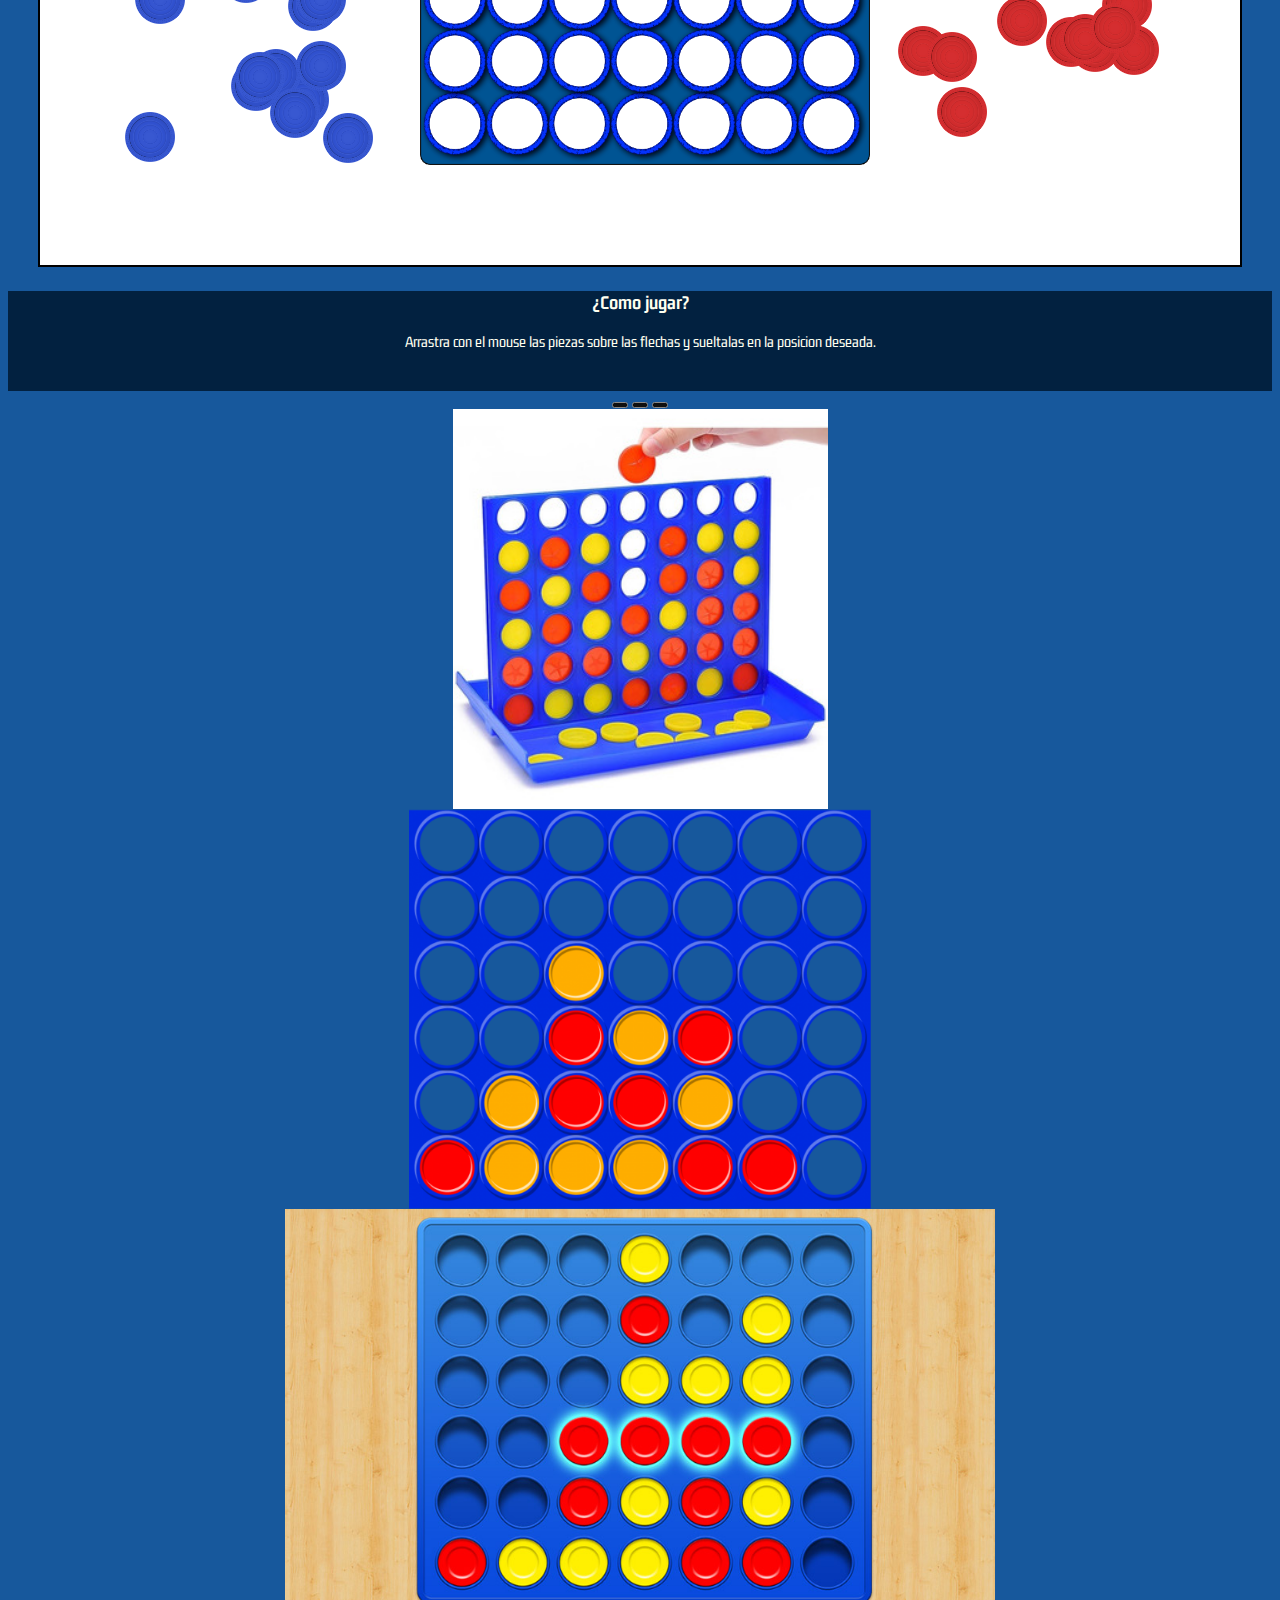
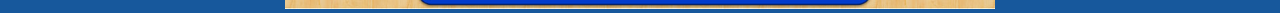
<file: TP2/4enlinea.html>
<!doctype html>
<html lang="en">
  <head>
    <!-- Required meta tags -->
    <meta charset="utf-8">
    <meta name="viewport" content="width=device-width, initial-scale=1">

    <!-- Bootstrap CSS -->
    <link href="https://cdn.jsdelivr.net/npm/bootstrap@5.0.2/dist/css/bootstrap.min.css" rel="stylesheet" integrity="sha384-EVSTQN3/azprG1Anm3QDgpJLIm9Nao0Yz1ztcQTwFspd3yD65VohhpuuCOmLASjC" crossorigin="anonymous">
    <link href="./style.css" rel="stylesheet">
    <!-- Google Fonts -->
    <link rel="preconnect" href="https://fonts.googleapis.com">
    <link rel="preconnect" href="https://fonts.gstatic.com" crossorigin>
    <link href="https://fonts.googleapis.com/css2?family=Gemunu+Libre&family=Inria+Sans&display=swap" rel="stylesheet"> 
    <title>Tpe Interfaces: 4 EN LINEA</title>
    <link rel="stylesheet" href="connect4.css">
  </head>
  <body>
     <!--Navbar start-->
     <nav class="navbar navbar-expand-lg navbar-custom">
      <div class="container-fluid">
        <button class="navbar-toggler custom-toggler" type="button" data-bs-toggle="collapse" data-bs-target="#navbarSupportedContent" aria-controls="navbarSupportedContent" aria-expanded="false" aria-label="Toggle navigation">
          <span class="navbar-toggler-icon"></span>
        </button>
        <a class="navbar-brand" href="index.html">
          <img src="./img/logo.png" height="45" width="45">
        </a>
        <!--Navbar items-->
        <div class="collapse navbar-collapse" id="navbarSupportedContent">
          <ul class="navbar-nav me-auto mb-2 mb-lg-0">
            <li class="nav-item" id="searchitem">
                <a class="nav-link active" href="search.html" tabindex="-1" aria-current="page">
                  <img src="./img/lupa.png" class="d-lg-none">Buscar
                </a>
            </li>
            <!--TODO: Ajustar tamaños de clases de titulos.-->
            <li class="nav-item d-lg-none">
              <h3>CATEGORIAS</h3>
            </li>
            
            <li class="nav-item">
              <a class="nav-link active" href="#" tabindex="-1" aria-current="page">
                <img src="./img/sword.png" class="d-lg-none">Accion
              </a>
            </li>
            <li class="nav-item">
              <a class="nav-link active" href="#" tabindex="-1" aria-current="page">
                <img src="./img/gun.png" class="d-lg-none">Tiros
              </a>
            </li>
            <li class="nav-item">
              <a class="nav-link active" href="#" tabindex="-1" aria-current="page">
                <img src="./img/puzzle.png" class="d-lg-none">Puzzle
              </a>
            </li>
            <li class="nav-item">
              <a class="nav-link active" href="#" tabindex="-1" aria-current="page">
                <img src="./img/strategy.png" class="d-lg-none">Estrategia
              </a>
            </li>
          </ul>
          <ul class="navbar-nav">
            <li class="nav-item d-lg-none">
              <h3>PERFIL</h3>
            </li>
            <li class="nav-item">
              <a class="nav-link active" href="login.html" tabindex="-1" aria-current="page">
                <img src="./img/avatar.png" class=""> Iniciar sesion
              </a>
            </li>
          </ul>
          <!--
          <form class="d-flex">
            <input class="form-control me-2" type="search" placeholder="Search" aria-label="Search">
            <button class="btn btn-outline-success" type="submit">Search</button>
          </form>-->
        </div>
      </div>
    </nav>
    <!--Navbar end-->
    <content>
      <div class="ms-2 me-2 mt-1 d-flex justify-content-between align-items-center">
        <div class="d-flex align-items-center">
          <h2 style="color: #FFFFF0;">4 en Linea</h2>
          <a class="ms-2" id="favoritegame">
            <img src="./img/nonfavorite.png" id="favoriteicon">
          </a>
        </div>
        <div>
        </div>
        <div class="d-flex align-items-center">
          <a ref="#" id="likegame">
            <img src="./img/like.png" class="me-2" id="likeicon">
          </a>
          <img src="./img/compartir.png">
        </div>
      </div>
      <article class="m-1 cuantroenfila-preview d-flex justify-content-center align-items-center" id="gamewindow">
        <div class="text-center" id="playprompt">
          <div class="d-flex justify-content-center mt-5 pt-5">
            <figure class="position-relative mt-4" id="playbutton">
              <img src="./img/BotonPlayYellow.png" alt="">
              <figcaption style="color: #FFDD6B;">jugar</figcaption>
              <a href="#" class="stretched-link" id="playgame"></a>
            </figure>
          </div>
          <h5 class="m-2 mt-3" style="color: #FFFFF0;">&#161;Un juego de ingenio! Pon 4 fichas en final para ganar</h5>
        </div>
        <img src="./img/loading.png" class="h-25 rotating d-none" id="loadingicongame">
      </article>
      <img src="./img/streetfightergif.gif" class="d-none" id="gameplaygif">
      <!-- JUEGO CONNECT4  -->
      <div id="playspace" class="d-none">
        <h2 style="color: #FFFFF0;">Tiempo restante: <span id="time">05:00</span> minutos</h2>
        <h2 id="winner" style="color: #FFFFF0;"></h2>
        <canvas id="gameboard" width="1200" height="600" style="border: 2px solid black"></canvas>
        <!--
        <div id="contenedor">
        <div>Jugador Azul
            <img id="fichaazul" class="ficha" src="img/fichaazul.png" draggable="true"></img>
        </div>
        <div id="board"></div>
        <div>Jugador Rojo
            <img id="ficharoja" class="ficha" src="img/ficharoja.png" draggable="true"></img>
        </div>
        </div>-->
        
      </div>
      
      
      <div class="ms-1 me-1 mt-2 tutorialbox text-center">
        <h3>&iquest;Como jugar?</h3>
        <p style="color: #FFFFF0;" class="m-2">Arrastra con el mouse las piezas sobre las flechas y sueltalas en la posicion deseada.</p>
      </div>

      <div id="carouselExampleCaptions" class="carousel slide carousel-fade ms-1 me-1 mt-2" data-bs-ride="carousel">
        <div class="carousel-indicators">
          <button type="button" data-bs-target="#carouselExampleCaptions" data-bs-slide-to="0" class="active" aria-current="true" aria-label="Slide 1"></button>
          <button type="button" data-bs-target="#carouselExampleCaptions" data-bs-slide-to="1" aria-label="Slide 2"></button>
          <button type="button" data-bs-target="#carouselExampleCaptions" data-bs-slide-to="2" aria-label="Slide 3"></button>
        </div>
        <div class="carousel-inner">
          <div class="carousel-item active">
            <img src="./img/carr_1.jpg" class="d-block w-50" alt="...">
          </div>
          <div class="carousel-item">
            <img src="./img/carr_2.png" class="d-block w-50" alt="...">
          </div>
          <div class="carousel-item">
            <img src="./img/carr_3.jpg" class="d-block w-50" alt="...">
          </div>
        </div>
      </div>

    </content>
    <script src="js/ficha.js"></script>
    <script src="js/connect4canvas.js"></script>
    <script src="js/board.js"></script>
    <script src="https://cdn.jsdelivr.net/npm/bootstrap@5.0.2/dist/js/bootstrap.bundle.min.js" integrity="sha384-MrcW6ZMFYlzcLA8Nl+NtUVF0sA7MsXsP1UyJoMp4YLEuNSfAP+JcXn/tWtIaxVXM" crossorigin="anonymous"></script>
    <script>
        document.getElementById('playgame').addEventListener("click", function(){
        document.getElementById("playprompt").classList.add("d-none");
        document.getElementById("loadingicongame").classList.remove("d-none");
        setTimeout(function(){
          document.getElementById("loadingicongame").classList.add("d-none");
          document.getElementById("playspace").classList.remove("d-none");
          document.getElementById("gamewindow").classList.add("d-none");
        }, 2000)
      })
      document.getElementById("favoritegame").addEventListener("click", function(){
        let favoriteicon = document.getElementById("favoriteicon");
        favoriteicon.src="./img/favorite.png";
        favoriteicon.classList.add("favoriteglow");
        setTimeout(function(){
          favoriteicon.classList.remove("favoriteglow");
        }, 500)
      })
      document.getElementById("likegame").addEventListener("click", function(){
        let favoriteicon = document.getElementById("likeicon");
        favoriteicon.src="./img/likeactive.png";
        favoriteicon.classList.add("likeglow");
        setTimeout(function(){
          favoriteicon.classList.remove("likeglow");
        }, 500)
      })
    </script> 
  </body>
</html>
</file>
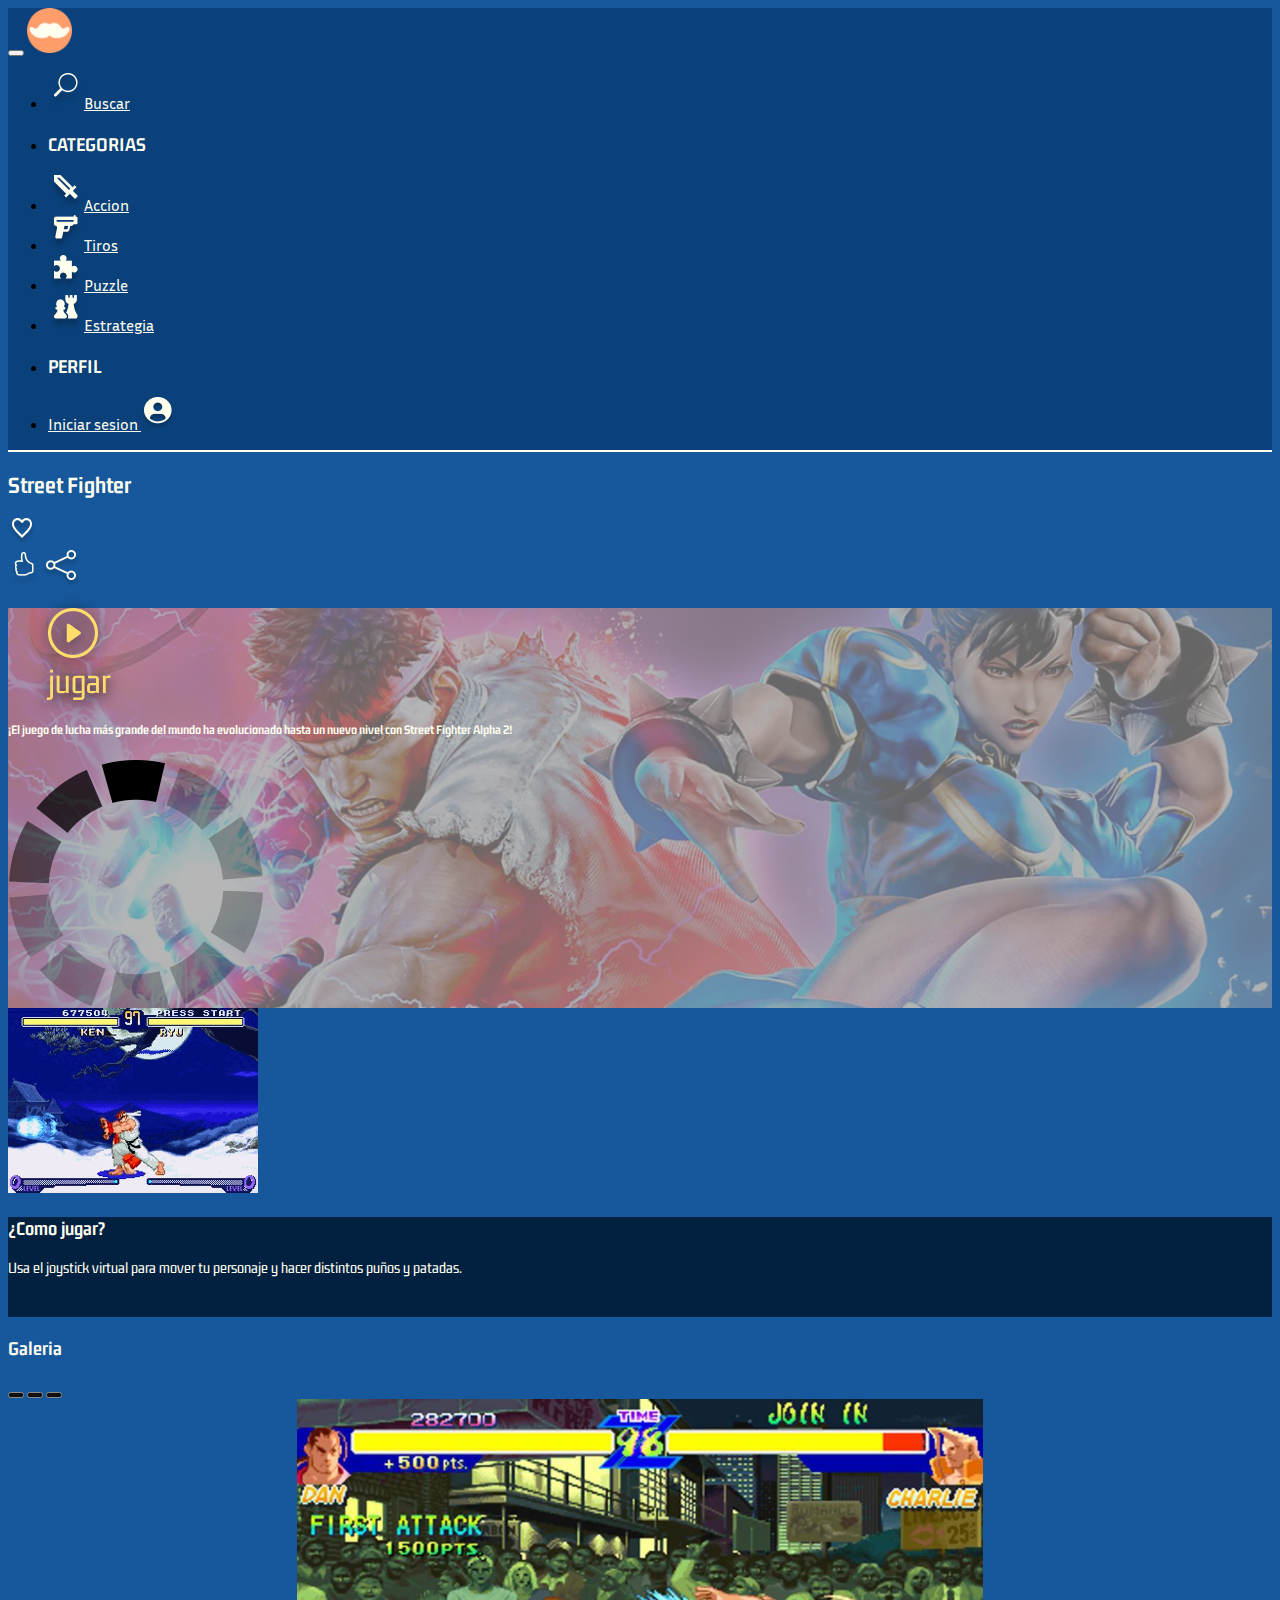
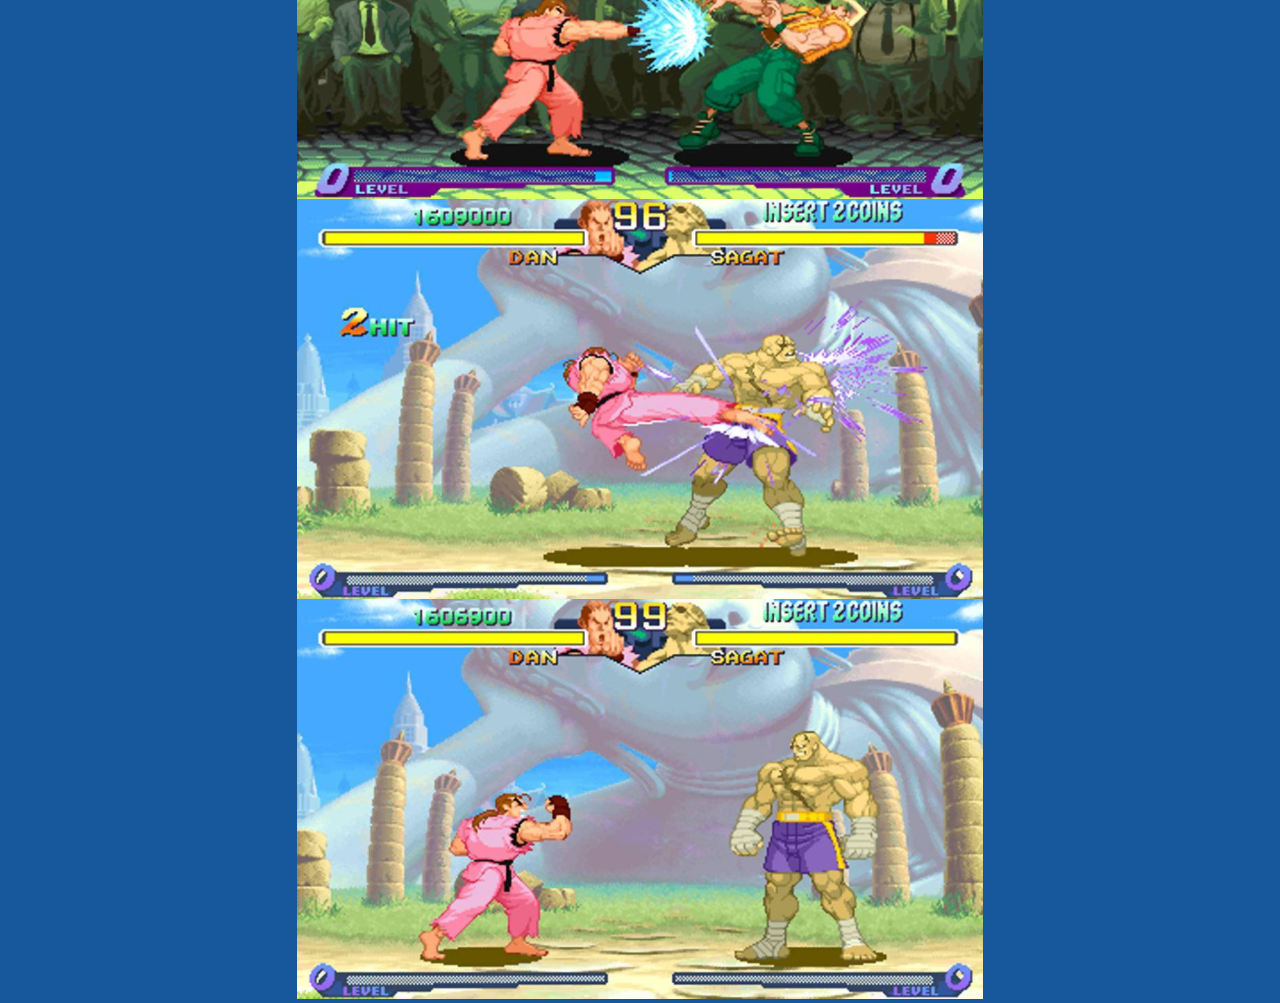
<file: TP2/game.html>
<!doctype html>
<html lang="en">
  <head>
    <!-- Required meta tags -->
    <meta charset="utf-8">
    <meta name="viewport" content="width=device-width, initial-scale=1">

    <!-- Bootstrap CSS -->
    <link href="https://cdn.jsdelivr.net/npm/bootstrap@5.0.2/dist/css/bootstrap.min.css" rel="stylesheet" integrity="sha384-EVSTQN3/azprG1Anm3QDgpJLIm9Nao0Yz1ztcQTwFspd3yD65VohhpuuCOmLASjC" crossorigin="anonymous">
    <link href="./style.css" rel="stylesheet">
    <!-- Google Fonts -->
    <link rel="preconnect" href="https://fonts.googleapis.com">
    <link rel="preconnect" href="https://fonts.gstatic.com" crossorigin>
    <link href="https://fonts.googleapis.com/css2?family=Gemunu+Libre&family=Inria+Sans&display=swap" rel="stylesheet"> 
    <title>Tpe Interfaces</title>
  </head>
  <body>
     <!--Navbar start-->
     <nav class="navbar navbar-expand-lg navbar-custom">
      <div class="container-fluid">
        <button class="navbar-toggler custom-toggler" type="button" data-bs-toggle="collapse" data-bs-target="#navbarSupportedContent" aria-controls="navbarSupportedContent" aria-expanded="false" aria-label="Toggle navigation">
          <span class="navbar-toggler-icon"></span>
        </button>
        <a class="navbar-brand" href="index.html">
          <img src="./img/logo.png" height="45" width="45">
        </a>
        <!--Navbar items-->
        <div class="collapse navbar-collapse" id="navbarSupportedContent">
          <ul class="navbar-nav me-auto mb-2 mb-lg-0">
            <li class="nav-item" id="searchitem">
                <a class="nav-link active" href="search.html" tabindex="-1" aria-current="page">
                  <img src="./img/lupa.png" class="d-lg-none">Buscar
                </a>
            </li>
            <!--TODO: Ajustar tamaños de clases de titulos.-->
            <li class="nav-item d-lg-none">
              <h3>CATEGORIAS</h3>
            </li>
            
            <li class="nav-item">
              <a class="nav-link active" href="search.html" tabindex="-1" aria-current="page">
                <img src="./img/sword.png" class="d-lg-none">Accion
              </a>
            </li>
            <li class="nav-item">
              <a class="nav-link active" href="search.html" tabindex="-1" aria-current="page">
                <img src="./img/gun.png" class="d-lg-none">Tiros
              </a>
            </li>
            <li class="nav-item">
              <a class="nav-link active" href="search.html" tabindex="-1" aria-current="page">
                <img src="./img/puzzle.png" class="d-lg-none">Puzzle
              </a>
            </li>
            <li class="nav-item">
              <a class="nav-link active" href="search.html" tabindex="-1" aria-current="page">
                <img src="./img/strategy.png" class="d-lg-none">Estrategia
              </a>
            </li>
          </ul>
          <ul class="navbar-nav">
            <li class="nav-item d-lg-none">
              <h3>PERFIL</h3>
            </li>
            <li class="nav-item">
              <div class="col d-flex justify-content-center">
                <a class="nav-link active" href="login.html" tabindex="-1" aria-current="page"> Iniciar sesion </a>
                <img src="./img/avatar.png">
            </div>
            </li>
          </ul>
          <!--
          <form class="d-flex">
            <input class="form-control me-2" type="search" placeholder="Search" aria-label="Search">
            <button class="btn btn-outline-success" type="submit">Search</button>
          </form>-->
        </div>
      </div>
    </nav>
    <!--Navbar end-->
    <content>
      <div class="ms-2 me-2 mt-1 d-flex justify-content-between align-items-center">
        <div class="d-flex align-items-center">
          <h2 style="color: #FFFFF0;">Street Fighter</h2>
          <a class="ms-2" id="favoritegame">
            <img src="./img/nonfavorite.png" id="favoriteicon">
          </a>
        </div>
        <div>

        </div>
        <div class="d-flex align-items-center">
          <a ref="#" id="likegame">
            <img src="./img/like.png" class="me-2" id="likeicon">
          </a>
          <img src="./img/compartir.png">
        </div>
      </div>
      <article class="m-1 game-preview d-flex justify-content-center align-items-center" id="gamewindow">
        <div class="text-center" id="playprompt">
          <div class="d-flex justify-content-center mt-5 pt-5">
            <figure class="position-relative mt-4" id="playbutton">
              <img src="./img/BotonPlayYellow.png" alt="">
              <figcaption style="color: #FFDD6B;">jugar</figcaption>
              <a href="#" class="stretched-link" id="playgame"></a>
            </figure>
          </div>
          <h5 class="m-2 mt-3" style="color: #FFFFF0;">&#161;El juego de lucha más grande del mundo ha evolucionado hasta un nuevo nivel con Street Fighter Alpha 2!</h5>
        </div>
        <img src="./img/loading.png" class="w-25 h-25 rotating d-none" id="loadingicongame">
      </article>
      <img src="./img/streetfightergif.gif" class="d-none" id="gameplaygif">
      
      <div class="ms-1 me-1 mt-2 tutorialbox text-center">
        <h3>&iquest;Como jugar?</h3>
        <p style="color: #FFFFF0;" class="m-2">Usa el joystick virtual para mover tu personaje y hacer distintos puños y patadas.</p>
      </div>


      <h3 class="ms-1 mt-2">Galeria</h3>
      <div id="carouselExampleCaptions" class="carousel slide carousel-fade ms-1 me-1 mt-2" data-bs-ride="carousel">
        <div class="carousel-indicators">
          <button type="button" data-bs-target="#carouselExampleCaptions" data-bs-slide-to="0" class="active" aria-current="true" aria-label="Slide 1"></button>
          <button type="button" data-bs-target="#carouselExampleCaptions" data-bs-slide-to="1" aria-label="Slide 2"></button>
          <button type="button" data-bs-target="#carouselExampleCaptions" data-bs-slide-to="2" aria-label="Slide 3"></button>
        </div>
        <div class="carousel-inner">
          <div class="carousel-item active">
            <img src="./img/sfscreen1.jpg" class="d-block w-100" alt="...">
          </div>
          <div class="carousel-item">
            <img src="./img/sfscreen2.jpg" class="d-block w-100" alt="...">
          </div>
          <div class="carousel-item">
            <img src="./img/sfscreen3.jpg" class="d-block w-100" alt="...">
          </div>
        </div>
      </div>
    </content>
    <script src="js/script.js"></script>
    <script src="https://cdn.jsdelivr.net/npm/bootstrap@5.0.2/dist/js/bootstrap.bundle.min.js" integrity="sha384-MrcW6ZMFYlzcLA8Nl+NtUVF0sA7MsXsP1UyJoMp4YLEuNSfAP+JcXn/tWtIaxVXM" crossorigin="anonymous"></script>
    <script>
      document.getElementById('playgame').addEventListener("click", function(){
        document.getElementById("playprompt").classList.add("d-none");
        document.getElementById("loadingicongame").classList.remove("d-none");
        setTimeout(function(){
          document.getElementById("loadingicongame").classList.add("d-none");
          let gamewindow = document.getElementById("gamewindow")
          gamewindow.classList.remove("game-preview");
          gamewindow.classList.add("game-play");
        }, 2000)
      })
      document.getElementById("favoritegame").addEventListener("click", function(){
        let favoriteicon = document.getElementById("favoriteicon");
        favoriteicon.src="./img/favorite.png";
        favoriteicon.classList.add("favoriteglow");
        setTimeout(function(){
          favoriteicon.classList.remove("favoriteglow");
        }, 500)
      })
      document.getElementById("likegame").addEventListener("click", function(){
        let favoriteicon = document.getElementById("likeicon");
        favoriteicon.src="./img/likeactive.png";
        favoriteicon.classList.add("likeglow");
        setTimeout(function(){
          favoriteicon.classList.remove("likeglow");
        }, 500)
      })
    </script> 
  </body>
</html>
</file>
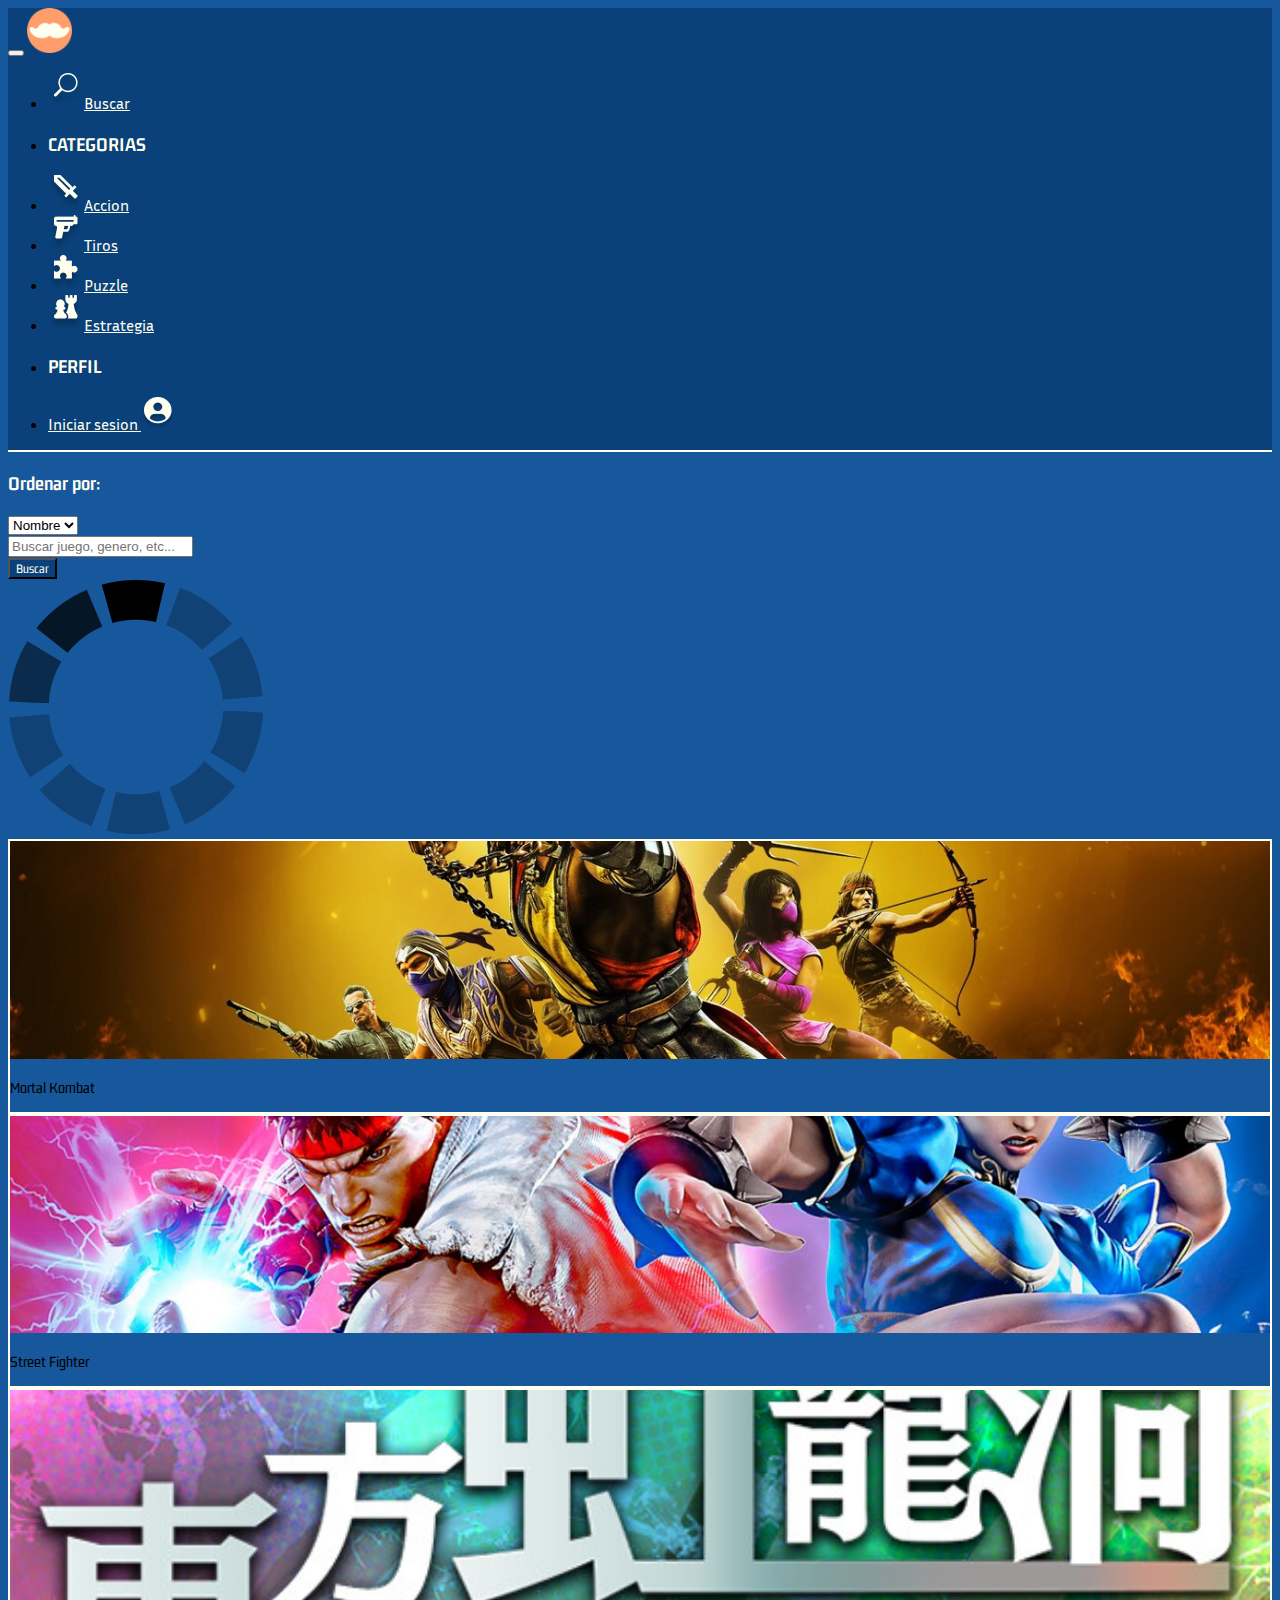
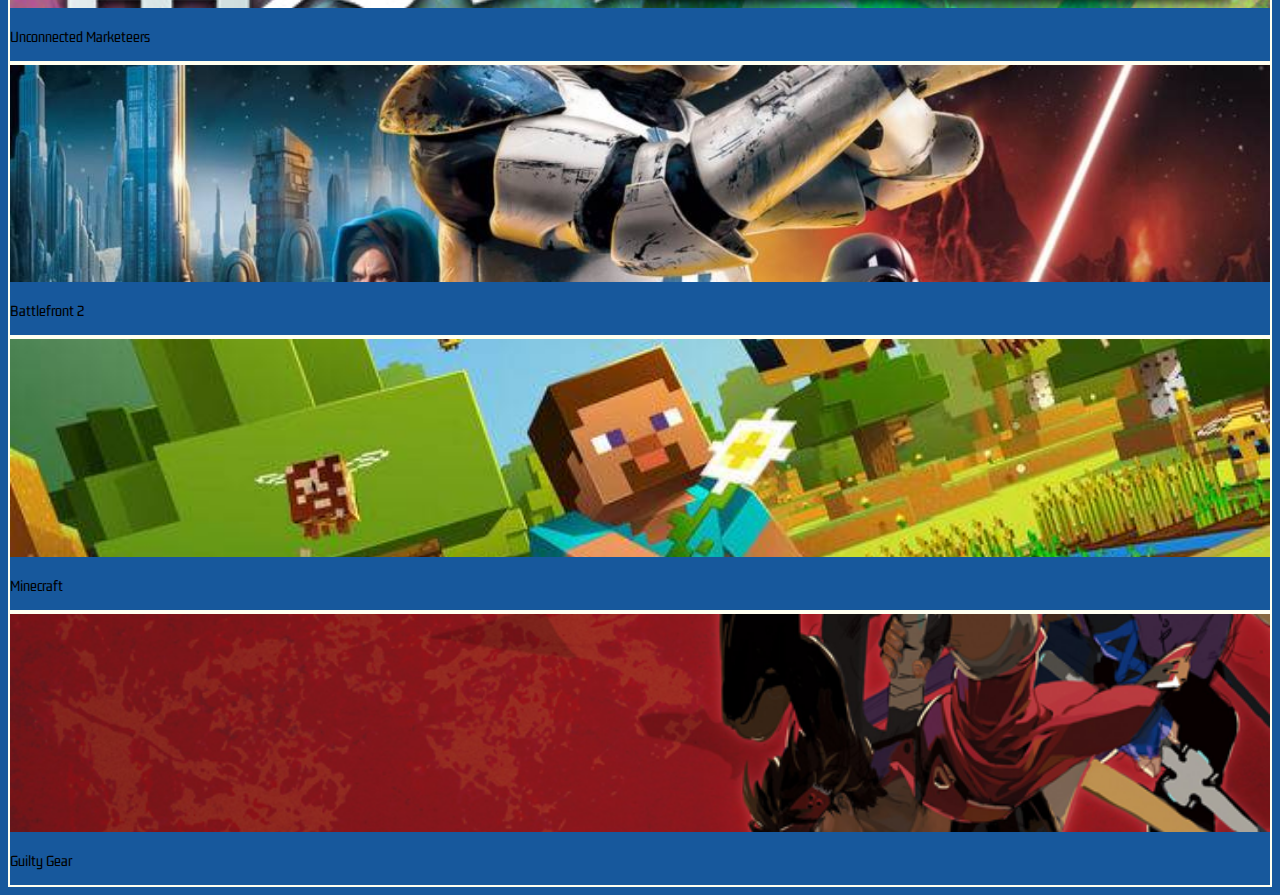
<file: TP2/search.html>
<!doctype html>
<html lang="en">
  <head>
    <!-- Required meta tags -->
    <meta charset="utf-8">
    <meta name="viewport" content="width=device-width, initial-scale=1">

    <!-- Bootstrap CSS -->
    <link href="https://cdn.jsdelivr.net/npm/bootstrap@5.0.2/dist/css/bootstrap.min.css" rel="stylesheet" integrity="sha384-EVSTQN3/azprG1Anm3QDgpJLIm9Nao0Yz1ztcQTwFspd3yD65VohhpuuCOmLASjC" crossorigin="anonymous">
    <link href="./style.css" rel="stylesheet">
    <!-- Google Fonts -->
    <link rel="preconnect" href="https://fonts.googleapis.com">
    <link rel="preconnect" href="https://fonts.gstatic.com" crossorigin>
    <link href="https://fonts.googleapis.com/css2?family=Gemunu+Libre&family=Inria+Sans&display=swap" rel="stylesheet"> 
    <title>Tpe Interfaces</title>
  </head>
  <body>
    <!--Navbar start-->
    <nav class="navbar navbar-expand-lg navbar-custom">
      <div class="container-fluid">
        <button class="navbar-toggler custom-toggler" type="button" data-bs-toggle="collapse" data-bs-target="#navbarSupportedContent" aria-controls="navbarSupportedContent" aria-expanded="false" aria-label="Toggle navigation">
          <span class="navbar-toggler-icon"></span>
        </button>
        <a class="navbar-brand" href="index.html">
          <img src="./img/logo.png" height="45" width="45">
        </a>
        <!--Navbar items-->
        <div class="collapse navbar-collapse" id="navbarSupportedContent">
          <ul class="navbar-nav me-auto mb-2 mb-lg-0">
            <li class="nav-item" id="searchitem">
                <a class="nav-link active" href="search.html" tabindex="-1" aria-current="page">
                  <img src="./img/lupa.png" class="d-lg-none">Buscar
                </a>
            </li>
            <!--TODO: Ajustar tamaños de clases de titulos.-->
            <li class="nav-item d-lg-none">
              <h3>CATEGORIAS</h3>
            </li>
            
            <li class="nav-item">
              <a class="nav-link active" href="search.html" tabindex="-1" aria-current="page">
                <img src="./img/sword.png" class="d-lg-none">Accion
              </a>
            </li>
            <li class="nav-item">
              <a class="nav-link active" href="search.html" tabindex="-1" aria-current="page">
                <img src="./img/gun.png" class="d-lg-none">Tiros
              </a>
            </li>
            <li class="nav-item">
              <a class="nav-link active" href="search.html" tabindex="-1" aria-current="page">
                <img src="./img/puzzle.png" class="d-lg-none">Puzzle
              </a>
            </li>
            <li class="nav-item">
              <a class="nav-link active" href="search.html" tabindex="-1" aria-current="page">
                <img src="./img/strategy.png" class="d-lg-none">Estrategia
              </a>
            </li>
          </ul>
          <ul class="navbar-nav">
            <li class="nav-item d-lg-none">
              <h3>PERFIL</h3>
            </li>
            <li class="nav-item">
              <div class="col d-flex justify-content-center">
                <a class="nav-link active" href="login.html" tabindex="-1" aria-current="page"> Iniciar sesion </a>
                <img src="./img/avatar.png">
            </div>
            </li>
          </ul>
          <!--
          <form class="d-flex">
            <input class="form-control me-2" type="search" placeholder="Search" aria-label="Search">
            <button class="btn btn-outline-success" type="submit">Search</button>
          </form>-->
        </div>
      </div>
    </nav>
    <!--Navbar end-->
    <content>
      <div class="dropdown d-flex align-items-center">
        
        <label for="sort">
          <h3 style="color: #FFFFF0;" class="m-1">Ordenar por:</h3>
        </label>

        <select name="sort" id="sort" class="m-1 form-select w-auto">
          <option value="volvo">Nombre</option>
          <option value="saab">Genero</option>
          <option value="mercedes">Popular</option>
        </select> 
      </div>
      <div class="input-group mb-3 m-1">
        <input type="text" class="form-control" placeholder="Buscar juego, genero, etc..." aria-label="Username" aria-describedby="basic-addon1">
        <div class="input-group-append">
          <button class="btn" type="button" id="searchgames">Buscar</button>
        </div>
      </div>
      <div class="d-flex justify-content-center">
        <img src="./img/loading.png" class="w-25 h-25 rotating d-none" id="loadingiconsearch">
      </div>
      <article class="d-none" id="searchresults">
        <div class="row">
          <div class="col d-flex justify-content-center mt-2 mb-2 ms-1 me-0 pe-0">
            <div class="card text-white">
              <img src="./img/mortal_kombat.jpeg" class="card-img card-img-small" alt="...">
              <div class="card-img-overlay gradient">
                <a href="#" class="stretched-link"></a>
              </div>
              <div class="card-img-overlay h-100 d-flex flex-column justify-content-end">
                <p class="card-text mt-auto">Mortal Kombat</p>
              </div>
            </div>
          </div>
          <div class="col d-flex justify-content-center mt-2 mb-2 ms-1 me-0 pe-0 ps-0 pe-0">
            <div class="card text-white"> 
              <img src="./img/street_fighter.jpg" class="card-img card-img-small" alt="...">
              <div class="card-img-overlay gradient">
                <a href="game.html" class="stretched-link"></a>
              </div>
              <div class="card-img-overlay h-100 d-flex flex-column justify-content-end">
                <p class="card-text mt-auto">Street Fighter</p>
              </div>
            </div>
          </div>
          <div class="col d-flex justify-content-center mt-2 mb-2 me-1 me-0 ps-1">
            <div class="card text-white"> 
              <img src="./img/marketeers.jpg" class="card-img card-img-small" alt="...">
              <div class="card-img-overlay gradient">
                <a href="game.html" class="stretched-link"></a>
              </div>
              <div class="card-img-overlay h-100 d-flex flex-column justify-content-end">
                <p class="card-text mt-auto">Unconnected Marketeers</p>
              </div>
            </div>
          </div>
        </div>
        <div class="row">
          <div class="col d-flex justify-content-center mt-2 mb-2 ms-1 me-0 pe-0">
            <div class="card text-white">
              <img src="./img/battlefront 2.jpg" class="card-img card-img-small" alt="...">
              <div class="card-img-overlay gradient">
                <a href="game.html" class="stretched-link"></a>
              </div>
              <div class="card-img-overlay h-100 d-flex flex-column justify-content-end">
                <p class="card-text mt-auto">Battlefront 2</p>
              </div>
            </div>
          </div>
          <div class="col d-flex justify-content-center mt-2 mb-2 ms-1 me-0 pe-0 ps-0 pe-0">
            <div class="card text-white"> 
              <img src="./img/minecraft.jpg" class="card-img card-img-small" alt="...">
              <div class="card-img-overlay gradient">
                <a href="game.html" class="stretched-link"></a>
              </div>
              <div class="card-img-overlay h-100 d-flex flex-column justify-content-end">
                <p class="card-text mt-auto">Minecraft</p>
              </div>
            </div>
          </div>
          <div class="col d-flex justify-content-center mt-2 mb-2 me-1 me-0 ps-1">
            <div class="card text-white"> 
              <img src="./img/guilty gear.png" class="card-img card-img-small" alt="...">
              <div class="card-img-overlay gradient">
                <a href="game.html" class="stretched-link"></a>
              </div>
              <div class="card-img-overlay h-100 d-flex flex-column justify-content-end">
                <p class="card-text mt-auto">Guilty Gear</p>
              </div>
            </div>
          </div>
        </div>
      </article>
    </content>
    <script src="js/script.js"></script>
    <script src="https://cdn.jsdelivr.net/npm/bootstrap@5.0.2/dist/js/bootstrap.bundle.min.js" integrity="sha384-MrcW6ZMFYlzcLA8Nl+NtUVF0sA7MsXsP1UyJoMp4YLEuNSfAP+JcXn/tWtIaxVXM" crossorigin="anonymous"></script>
    <script>
      document.getElementById('searchgames').addEventListener("click", function(){
        let loadingicon = document.getElementById("loadingiconsearch");
        loadingicon.classList.remove("d-none");
        setTimeout(function(){
          loadingicon.classList.add("d-none");
          document.getElementById("searchresults").classList.remove("d-none");
        }, 1000)
      });
    </script>
  </body>
</html>
</file>
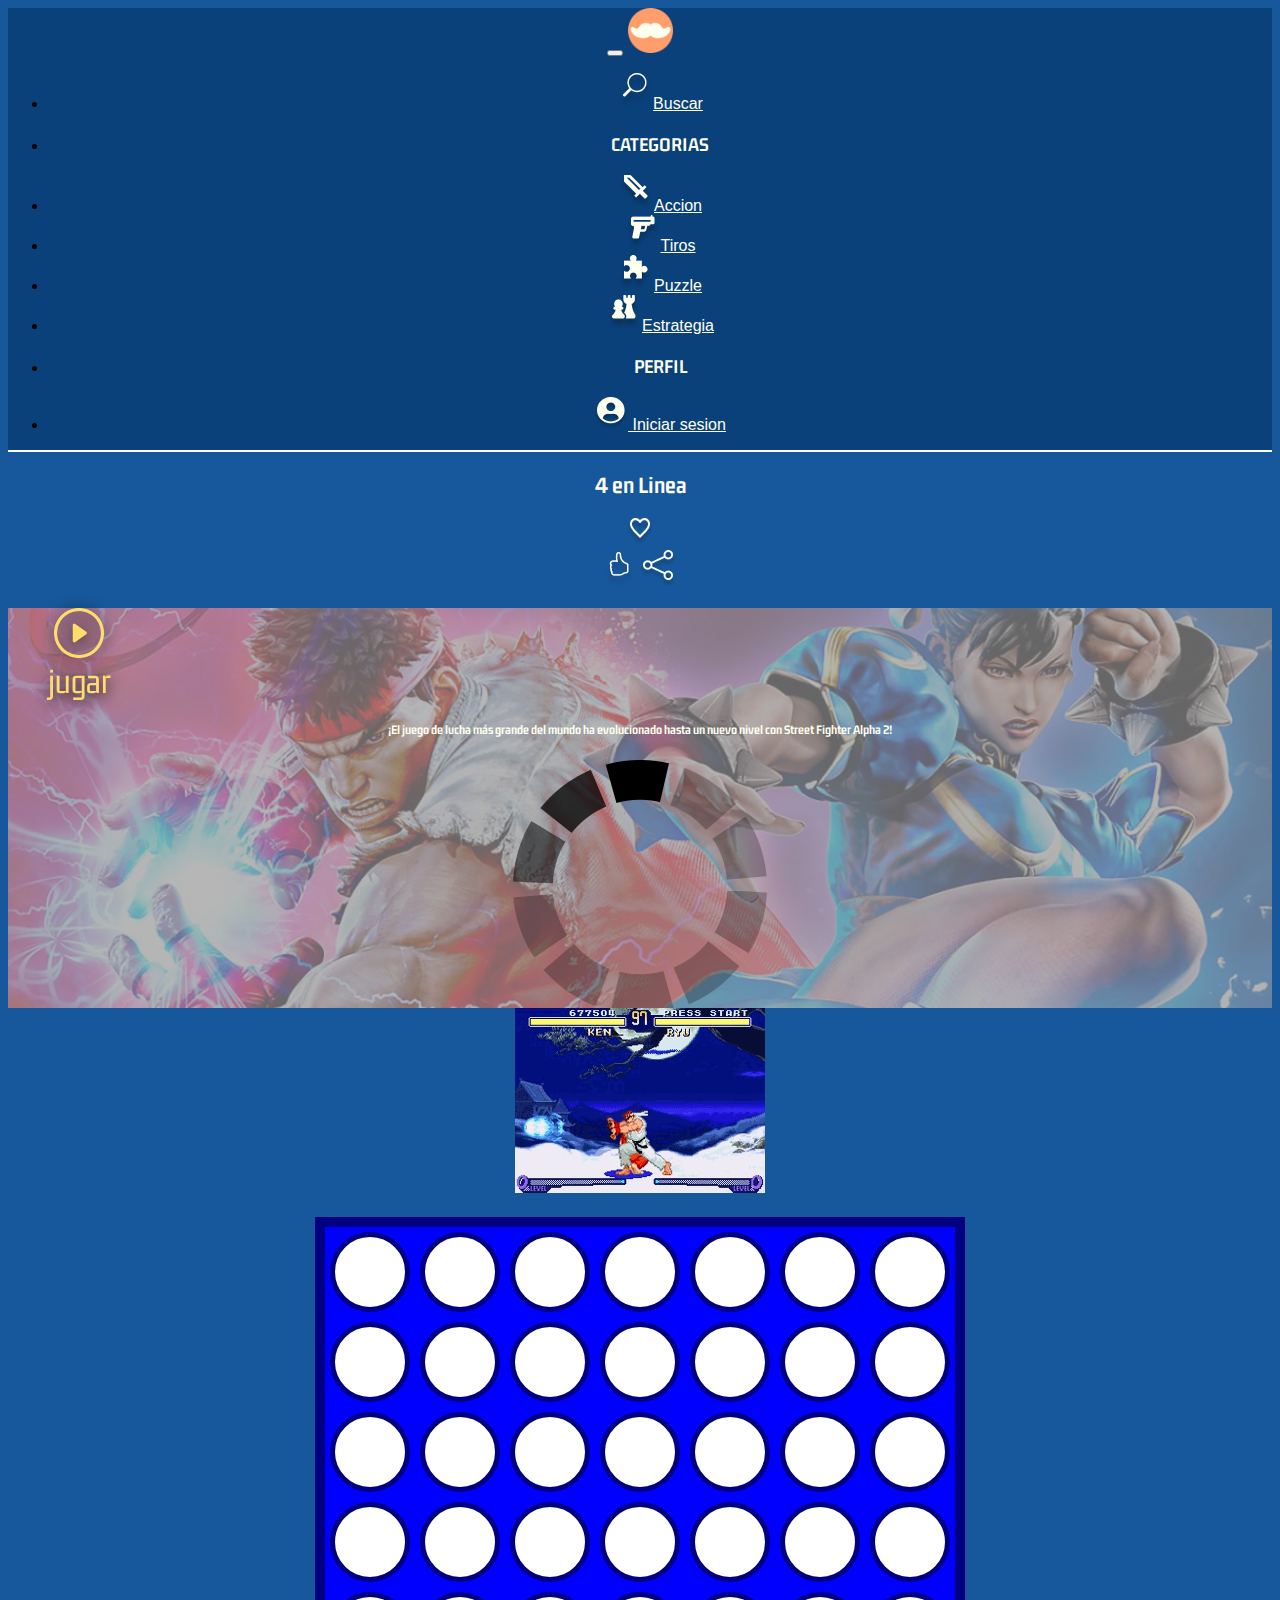
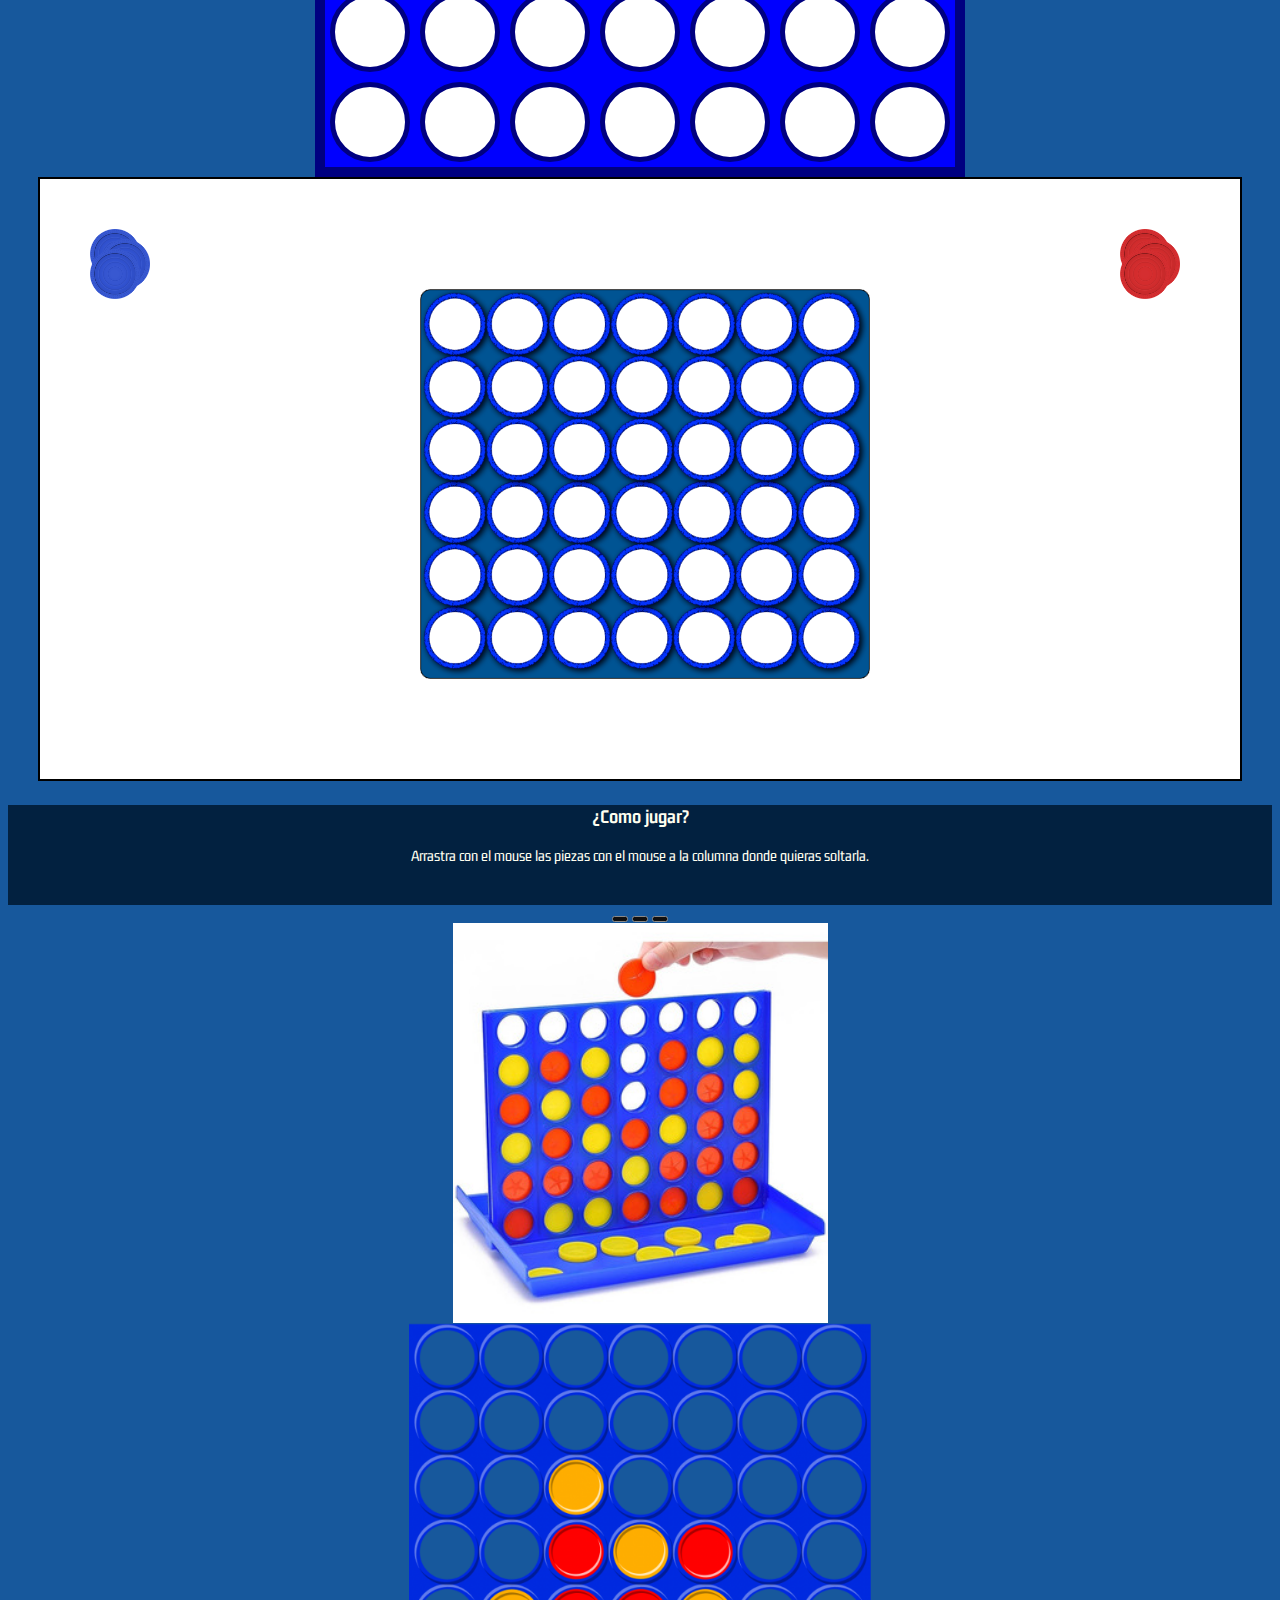
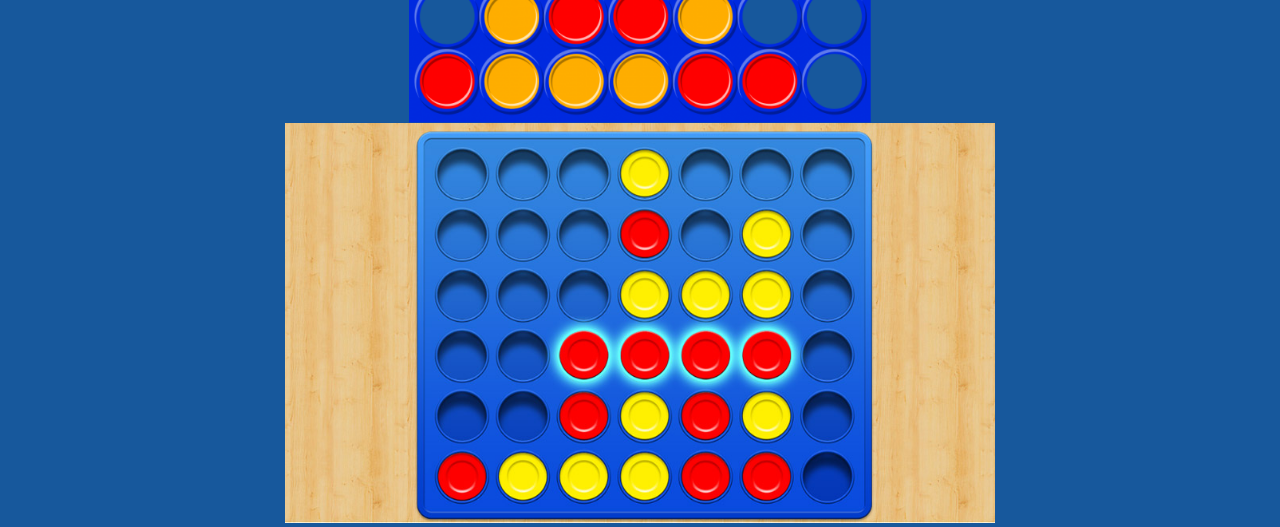
<file: TP3/4enlinea.html>
<!doctype html>
<html lang="en">
  <head>
    <!-- Required meta tags -->
    <meta charset="utf-8">
    <meta name="viewport" content="width=device-width, initial-scale=1">

    <!-- Bootstrap CSS -->
    <link href="https://cdn.jsdelivr.net/npm/bootstrap@5.0.2/dist/css/bootstrap.min.css" rel="stylesheet" integrity="sha384-EVSTQN3/azprG1Anm3QDgpJLIm9Nao0Yz1ztcQTwFspd3yD65VohhpuuCOmLASjC" crossorigin="anonymous">
    <link href="./style.css" rel="stylesheet">
    <!-- Google Fonts -->
    <link rel="preconnect" href="https://fonts.googleapis.com">
    <link rel="preconnect" href="https://fonts.gstatic.com" crossorigin>
    <link href="https://fonts.googleapis.com/css2?family=Gemunu+Libre&family=Inria+Sans&display=swap" rel="stylesheet"> 
    <title>Tpe Interfaces: 4 EN LINEA</title>
    <link rel="stylesheet" href="connect4.css">
    <script src="js/connect4.js"></script>
  </head>
  <body>
     <!--Navbar start-->
     <nav class="navbar navbar-expand-lg navbar-custom">
      <div class="container-fluid">
        <button class="navbar-toggler custom-toggler" type="button" data-bs-toggle="collapse" data-bs-target="#navbarSupportedContent" aria-controls="navbarSupportedContent" aria-expanded="false" aria-label="Toggle navigation">
          <span class="navbar-toggler-icon"></span>
        </button>
        <a class="navbar-brand" href="index.html">
          <img src="./img/logo.png" height="45" width="45">
        </a>
        <!--Navbar items-->
        <div class="collapse navbar-collapse" id="navbarSupportedContent">
          <ul class="navbar-nav me-auto mb-2 mb-lg-0">
            <li class="nav-item" id="searchitem">
                <a class="nav-link active" href="search.html" tabindex="-1" aria-current="page">
                  <img src="./img/lupa.png" class="d-lg-none">Buscar
                </a>
            </li>
            <!--TODO: Ajustar tamaños de clases de titulos.-->
            <li class="nav-item d-lg-none">
              <h3>CATEGORIAS</h3>
            </li>
            
            <li class="nav-item">
              <a class="nav-link active" href="#" tabindex="-1" aria-current="page">
                <img src="./img/sword.png" class="d-lg-none">Accion
              </a>
            </li>
            <li class="nav-item">
              <a class="nav-link active" href="#" tabindex="-1" aria-current="page">
                <img src="./img/gun.png" class="d-lg-none">Tiros
              </a>
            </li>
            <li class="nav-item">
              <a class="nav-link active" href="#" tabindex="-1" aria-current="page">
                <img src="./img/puzzle.png" class="d-lg-none">Puzzle
              </a>
            </li>
            <li class="nav-item">
              <a class="nav-link active" href="#" tabindex="-1" aria-current="page">
                <img src="./img/strategy.png" class="d-lg-none">Estrategia
              </a>
            </li>
          </ul>
          <ul class="navbar-nav">
            <li class="nav-item d-lg-none">
              <h3>PERFIL</h3>
            </li>
            <li class="nav-item">
              <a class="nav-link active" href="login.html" tabindex="-1" aria-current="page">
                <img src="./img/avatar.png" class=""> Iniciar sesion
              </a>
            </li>
          </ul>
          <!--
          <form class="d-flex">
            <input class="form-control me-2" type="search" placeholder="Search" aria-label="Search">
            <button class="btn btn-outline-success" type="submit">Search</button>
          </form>-->
        </div>
      </div>
    </nav>
    <!--Navbar end-->
    <content>
      <div class="ms-2 me-2 mt-1 d-flex justify-content-between align-items-center">
        <div class="d-flex align-items-center">
          <h2 style="color: #FFFFF0;">4 en Linea</h2>
          <a class="ms-2" id="favoritegame">
            <img src="./img/nonfavorite.png" id="favoriteicon">
          </a>
        </div>
        <div>
        </div>
        <div class="d-flex align-items-center">
          <a ref="#" id="likegame">
            <img src="./img/like.png" class="me-2" id="likeicon">
          </a>
          <img src="./img/compartir.png">
        </div>
      </div>
      <article class="m-1 game-preview d-flex justify-content-center align-items-center" id="gamewindow">
        <div class="text-center" id="playprompt">
          <div class="d-flex justify-content-center mt-5 pt-5">
            <figure class="position-relative mt-4" id="playbutton">
              <img src="./img/BotonPlayYellow.png" alt="">
              <figcaption style="color: #FFDD6B;">jugar</figcaption>
              <a href="#" class="stretched-link" id="playgame"></a>
            </figure>
          </div>
          <h5 class="m-2 mt-3" style="color: #FFFFF0;">&#161;El juego de lucha más grande del mundo ha evolucionado hasta un nuevo nivel con Street Fighter Alpha 2!</h5>
        </div>
        <img src="./img/loading.png" class="h-25 rotating d-none" id="loadingicongame">
      </article>
      <img src="./img/streetfightergif.gif" class="d-none" id="gameplaygif">

      <div id="playspace" class="d-none">
        <h2 id="winner"></h2>
        <div id="board"></div>

        <canvas id="gameboard" width="1200" height="600" style="border: 2px solid black"></canvas>
      </div>
      
      <div class="ms-1 me-1 mt-2 tutorialbox text-center">
        <h3>&iquest;Como jugar?</h3>
        <p style="color: #FFFFF0;" class="m-2">Arrastra con el mouse las piezas con el mouse a la columna donde quieras soltarla.</p>
      </div>

      <div id="carouselExampleCaptions" class="carousel slide carousel-fade ms-1 me-1 mt-2" data-bs-ride="carousel">
        <div class="carousel-indicators">
          <button type="button" data-bs-target="#carouselExampleCaptions" data-bs-slide-to="0" class="active" aria-current="true" aria-label="Slide 1"></button>
          <button type="button" data-bs-target="#carouselExampleCaptions" data-bs-slide-to="1" aria-label="Slide 2"></button>
          <button type="button" data-bs-target="#carouselExampleCaptions" data-bs-slide-to="2" aria-label="Slide 3"></button>
        </div>
        <div class="carousel-inner">
          <div class="carousel-item active">
            <img src="./img/carr_1.jpg" class="d-block w-50" alt="...">
          </div>
          <div class="carousel-item">
            <img src="./img/carr_2.png" class="d-block w-50" alt="...">
          </div>
          <div class="carousel-item">
            <img src="./img/carr_3.jpg" class="d-block w-50" alt="...">
          </div>
        </div>
      </div>

    </content>
    <script src="js/script.js"></script>
    <script src="js/connect4canvas.js"></script>
    <script src="js/board.js"></script>
    <script src="https://cdn.jsdelivr.net/npm/bootstrap@5.0.2/dist/js/bootstrap.bundle.min.js" integrity="sha384-MrcW6ZMFYlzcLA8Nl+NtUVF0sA7MsXsP1UyJoMp4YLEuNSfAP+JcXn/tWtIaxVXM" crossorigin="anonymous"></script>
    <script>
        document.getElementById('playgame').addEventListener("click", function(){
        document.getElementById("playprompt").classList.add("d-none");
        document.getElementById("loadingicongame").classList.remove("d-none");
        setTimeout(function(){
          document.getElementById("loadingicongame").classList.add("d-none");
          document.getElementById("playspace").classList.remove("d-none");
          document.getElementById("gamewindow").classList.add("d-none");
        }, 2000)
      })
      document.getElementById("favoritegame").addEventListener("click", function(){
        let favoriteicon = document.getElementById("favoriteicon");
        favoriteicon.src="./img/favorite.png";
        favoriteicon.classList.add("favoriteglow");
        setTimeout(function(){
          favoriteicon.classList.remove("favoriteglow");
        }, 500)
      })
      document.getElementById("likegame").addEventListener("click", function(){
        let favoriteicon = document.getElementById("likeicon");
        favoriteicon.src="./img/likeactive.png";
        favoriteicon.classList.add("likeglow");
        setTimeout(function(){
          favoriteicon.classList.remove("likeglow");
        }, 500)
      })
    </script> 
  </body>
</html>
</file>
<file: TP2/style.css>
@import url("https://fonts.googleapis.com/css2?family=Gemunu+Libre&family=Inria+Sans&display=swap");

/* Reglas para usar las familias:

    font-family: 'Gemunu Libre', sans-serif;

    font-family: 'Inria Sans', sans-serif;

*/

.publi1 {
  height: 150px;
}

card-title {
  font-style: normal;
  text-decoration-color:darkred; 
}
@media only screen and (max-width: 480px) {
  #searchitem{
    margin-top: 1rem;
  }
}

@media only screen and (min-width: 480px) {
  .ad{
    height: 100px !important; 
  }
}

h1, figcaption{
  font-size: 35px;
  font-family: 'Gemunu Libre', sans-serif;
}

h2{
  font-family: 'Gemunu Libre', sans-serif;
}

.ingresar{
  font-family: 'Gemunu Libre', sans-serif;
  color: #eee;
  text-align: center;
  text-decoration: none;
}
h3{
  font-size: 20px;
  font-family: 'Gemunu Libre', sans-serif;
}

h4{
  font-family: 'Gemunu Libre', sans-serif;
}

h5{
  font-family: 'Gemunu Libre', sans-serif;
}

p{
  font-family: 'Gemunu Libre', sans-serif;
}

body{
  font-family: 'Inria Sans', sans-serif;
  background-color: #17589C;
}

.navbar-custom {
  background-color: #0A417A;
  border-bottom: 2px solid #FFFFF0;
}

.navbar-custom .navbar-nav .nav-link, h3 {
  color: #FFFFF0;
}

/*Modifica el color del toggler del navbar para que sea el mismo que el resto del sitio*/
.custom-toggler .navbar-toggler-icon {
  background-image: url("data:image/svg+xml;charset=utf8,%3Csvg viewBox='0 0 32 32' xmlns='http://www.w3.org/2000/svg'%3E%3Cpath stroke='rgba(255,255,240, 1)' stroke-width='2' stroke-linecap='round' stroke-miterlimit='10' d='M4 8h24M4 16h24M4 24h24'/%3E%3C/svg%3E");
}

.ad {
  background: #428bca; 
  color: #fff; 
  line-height: 50px; 
  text-align: center;
}

.ad img{
  height: 100%; 
  width: 100%; 
  object-fit: cover;
}

.gradient {
  background-image: linear-gradient(to bottom, rgba(0, 0, 0, 0.568), rgba(0, 0, 0, 0.212));
}

.card {
  border: 2px solid #FFFFF0;
}

.card-img-small {
  width: 100%;
  height: 17vw;
  object-fit: cover;
}

.btn{
  background-color: #0A417A !important;
  color: #FFFFF0;
}

.btnr{
  background-color: #0A417A;
  color: #FFFFF0;
  position: relative;
  display: block;
  color: white;
  font-size: 20px;
  font-family: "Gemunu Libre", sans-serif;
  text-decoration: none;
  margin: 20px 0;
  border: 2px solid #f7f7f7;
  padding: 12px 20px;
  overflow: hidden;
  transition: 2s all ease;
}

.form-outline1{
  padding-top: 5%;
}

.btnr::before{
  background-color: #eb1e1e;
  content: "";
  position: absolute;
  top: 50%;
  left: 50%;
  transform: translate(-50%,-50%);
  z-index: -1;
  transition: all 0.6s ease;
}

.btnr1::before{
  width: 0%;
  height: 100%;
}

.btnr1:hover::before{
  width: 100%;
}
.game-preview{
  background:url('./img/street_fighter.jpg') rgba(148, 148, 148, 0.685); 
  background-blend-mode:hue;
  background-size: cover; 
  background-repeat: no-repeat; 
  background-position: center; 
  height: 400px; 
}

.cuantroenfila-preview{
  background:url('./img/4_en_fila.jpg') rgba(148, 148, 148, 0.685); 
  background-blend-mode:hue;
  background-size: cover; 
  background-repeat: no-repeat; 
  background-position: center; 
  height: 400px; 
}

.game-play {
  background-color: #022140;
  background-image: url('./img/streetfightergif.gif');
  height: 400px; 
  background-size:contain;
  background-repeat: no-repeat; 
  background-position: center; 
}

#playbutton{
  filter: drop-shadow(0 3px 8px rgb(0, 0, 0));
  transition: 0.3s;
}

#playbutton:hover{
  filter: drop-shadow(0 10px 16px rgb(255, 220, 107));
}


.rotating{
  animation: rotate 2s infinite;
  animation-timing-function:linear
}

@keyframes rotate {
  from { transform: rotate(0deg); }
  to { transform: rotate(360deg); }
}

.btn-animated {
    animation: moveInBottom 4s ease-out;
    animation-fill-mode: backwards;
}

@keyframes moveInBottom {
    0% {
        opacity: 0;
        transform: translateY(30px);
    }

    100% {
        opacity: 1;
        transform: translateY(0px);
        background: #008000;
    }
}
figure {
  width: min-content;
}

.favoriteglow{
  filter: drop-shadow(0 3px 8px rgb(255, 56, 56));
  transition: all 0.50s linear;
}

.likeglow{
  filter: drop-shadow(0 3px 8px rgb(56, 255, 122));
  transition: all 0.50s linear;
}

.favoriteicon{
  transition: all 0.50s linear;
}

.likeiconn{
  transition: all 0.50s linear;
}

.tutorialbox{
  height: 100px;
  background-color:#022140;
}

.activebtn{
  color: #FF9D6B;
}

.btn{
  font-family: 'Gemunu Libre', sans-serif;
}

.carousel-inner img {
  margin: auto;
}

.carousel {
  height: 400px;
}

.carousel-item,
.carousel-inner,
.carousel-inner img {
  height: 100%;
  object-fit: contain;
  width: 100%;
}

.carousel-control-next-icon,
.carousel-control-prev-icon {
  filter: invert(1);
}

.carousel-indicators button{
  filter: invert(1);
}
</file>
<file: TP4/style.css>
@import url("https://fonts.googleapis.com/css2?family=Gemunu+Libre&family=Inria+Sans&display=swap");

/* Reglas para usar las familias:

    font-family: 'Gemunu Libre', sans-serif;

    font-family: 'Inria Sans', sans-serif;

*/

.publi1 {
  height: 150px;
}

card-title {
  font-style: normal;
  text-decoration-color:darkred; 
}
@media only screen and (max-width: 480px) {
  #searchitem{
    margin-top: 1rem;
  }
}

@media only screen and (min-width: 480px) {
  .ad{
    height: 100px !important; 
  }
}

h1, figcaption{
  font-size: 35px;
  font-family: 'Gemunu Libre', sans-serif;
}

h2{
  font-family: 'Gemunu Libre', sans-serif;
}

.ingresar{
  font-family: 'Gemunu Libre', sans-serif;
  color: #eee;
  text-align: center;
  text-decoration: none;
}
h3{
  font-size: 20px;
  font-family: 'Gemunu Libre', sans-serif;
}

h4, h5, p, ul, li{
  font-family: 'Gemunu Libre', sans-serif;
}

body{
  font-family: 'Inria Sans', sans-serif;
  background-color: #17589C;
}

.navbar-custom {
  background-color: #0A417A;
  border-bottom: 2px solid #FFFFF0;
}

.navbar-custom .navbar-nav .nav-link, h3 {
  color: #FFFFF0;
}

/*Modifica el color del toggler del navbar para que sea el mismo que el resto del sitio*/
.custom-toggler .navbar-toggler-icon {
  background-image: url("data:image/svg+xml;charset=utf8,%3Csvg viewBox='0 0 32 32' xmlns='http://www.w3.org/2000/svg'%3E%3Cpath stroke='rgba(255,255,240, 1)' stroke-width='2' stroke-linecap='round' stroke-miterlimit='10' d='M4 8h24M4 16h24M4 24h24'/%3E%3C/svg%3E");
}

.ad {
  background: #428bca; 
  color: #fff; 
  line-height: 50px; 
  text-align: center;
}

.ad img{
  height: 100%; 
  width: 100%; 
  object-fit: cover;
}

.gradient {
  background-image: linear-gradient(to bottom, rgba(0, 0, 0, 0.568), rgba(0, 0, 0, 0.212));
}

.card {
  border: 2px solid #FFFFF0;
}

.card-img-small {
  width: 100%;
  height: 17vw;
  object-fit: cover;
}

.btn{
  background-color: #0A417A !important;
  color: #FFFFF0;
}

.btnr{
  background-color: #0A417A;
  color: #FFFFF0;
  position: relative;
  display: block;
  color: white;
  font-size: 20px;
  font-family: "Gemunu Libre", sans-serif;
  text-decoration: none;
  margin: 20px 0;
  border: 2px solid #f7f7f7;
  padding: 12px 20px;
  overflow: hidden;
  transition: 2s all ease;
}

.form-outline1{
  padding-top: 5%;
}

.btnr::before{
  background-color: #eb1e1e;
  content: "";
  position: absolute;
  top: 50%;
  left: 50%;
  transform: translate(-50%,-50%);
  z-index: -1;
  transition: all 0.6s ease;
}

.btnr1::before{
  width: 0%;
  height: 100%;
}

.btnr1:hover::before{
  width: 100%;
}
.game-preview{
  background:url('./img/street_fighter.jpg') rgba(148, 148, 148, 0.685); 
  background-blend-mode:hue;
  background-size: cover; 
  background-repeat: no-repeat; 
  background-position: center; 
  height: 400px; 
}

.cuantroenfila-preview{
  background:url('./img/4_en_fila.jpg') rgba(148, 148, 148, 0.685); 
  background-blend-mode:hue;
  background-size: cover; 
  background-repeat: no-repeat; 
  background-position: center; 
  height: 400px; 
}

.game-play {
  background-color: #022140;
  background-image: url('./img/streetfightergif.gif');
  height: 400px; 
  background-size:contain;
  background-repeat: no-repeat; 
  background-position: center; 
}

#playbutton{
  filter: drop-shadow(0 3px 8px rgb(0, 0, 0));
  transition: 0.3s;
}

#playbutton:hover{
  filter: drop-shadow(0 10px 16px rgb(255, 220, 107));
}


.rotating{
  animation: rotate 2s infinite;
  animation-timing-function:linear
}

@keyframes rotate {
  from { transform: rotate(0deg); }
  to { transform: rotate(360deg); }
}

.btn-animated {
    animation: moveInBottom 4s ease-out;
    animation-fill-mode: backwards;
}

@keyframes moveInBottom {
    0% {
        opacity: 0;
        transform: translateY(30px);
    }

    100% {
        opacity: 1;
        transform: translateY(0px);
        background: #008000;
    }
}
figure {
  width: min-content;
}

.favoriteglow{
  filter: drop-shadow(0 3px 8px rgb(255, 56, 56));
  transition: all 0.50s linear;
}

.likeglow{
  filter: drop-shadow(0 3px 8px rgb(56, 255, 122));
  transition: all 0.50s linear;
}

.favoriteicon{
  transition: all 0.50s linear;
}

.likeiconn{
  transition: all 0.50s linear;
}

.tutorialbox{
  height: 100px;
  background-color:#022140;
}

.activebtn{
  color: #FF9D6B;
}

.btn{
  font-family: 'Gemunu Libre', sans-serif;
}

.carousel-inner img {
  margin: auto;
}

.carousel {
  height: 400px;
}

.carousel-item,
.carousel-inner,
.carousel-inner img {
  height: 100%;
  object-fit: contain;
  width: 100%;
}

.carousel-control-next-icon,
.carousel-control-prev-icon {
  filter: invert(1);
}

.carousel-indicators button{
  filter: invert(1);
}
</file>
<file: TP2/connect4.css>
body {
  font-family: Arial, Helvetica, sans-serif;
  text-align: center;
}

#board {
  height: 540px;
  width: 630px;
  background-color: blue;
  border: 10px solid navy;
  
  margin: 0 auto;
  display: flex;
  flex-wrap: wrap;
}

.tile {
  height: 70px;
  width: 70px;
  margin: 5px;

  /* Circle */
  background-color: white;
  border-radius: 50%;
  border: 5px solid navy;
}

.ficha {
  width:  75px;
  height: 75px;
}

.red-piece {
  background-color: red;
}

.yellow-piece {
  background-color: yellow;
}

#contenedor {
  display: inline-flex;
  background-color: lightblue;
  height: 560px;
  width: auto;
}
</file>
<file: TP3/style.css>
@import url("https://fonts.googleapis.com/css2?family=Gemunu+Libre&family=Inria+Sans&display=swap");

/* Reglas para usar las familias:

    font-family: 'Gemunu Libre', sans-serif;

    font-family: 'Inria Sans', sans-serif;

*/

.publi1 {
  height: 150px;
}

card-title {
  font-style: normal;
  text-decoration-color:darkred; 
}
@media only screen and (max-width: 480px) {
  #searchitem{
    margin-top: 1rem;
  }
}

@media only screen and (min-width: 480px) {
  .ad{
    height: 100px !important; 
  }
}

h1, figcaption{
  font-size: 35px;
  font-family: 'Gemunu Libre', sans-serif;
}

h2{
  font-family: 'Gemunu Libre', sans-serif;
}

.ingresar{
  font-family: 'Gemunu Libre', sans-serif;
  color: #eee;
  text-align: center;
  text-decoration: none;
}
h3{
  font-size: 20px;
  font-family: 'Gemunu Libre', sans-serif;
}

h4{
  font-family: 'Gemunu Libre', sans-serif;
}

h5{
  font-family: 'Gemunu Libre', sans-serif;
}

p{
  font-family: 'Gemunu Libre', sans-serif;
}

body{
  font-family: 'Inria Sans', sans-serif;
  background-color: #17589C;
}

.navbar-custom {
  background-color: #0A417A;
  border-bottom: 2px solid #FFFFF0;
}

.navbar-custom .navbar-nav .nav-link, h3 {
  color: #FFFFF0;
}

/*Modifica el color del toggler del navbar para que sea el mismo que el resto del sitio*/
.custom-toggler .navbar-toggler-icon {
  background-image: url("data:image/svg+xml;charset=utf8,%3Csvg viewBox='0 0 32 32' xmlns='http://www.w3.org/2000/svg'%3E%3Cpath stroke='rgba(255,255,240, 1)' stroke-width='2' stroke-linecap='round' stroke-miterlimit='10' d='M4 8h24M4 16h24M4 24h24'/%3E%3C/svg%3E");
}

.ad {
  background: #428bca; 
  color: #fff; 
  line-height: 50px; 
  text-align: center;
}

.ad img{
  height: 100%; 
  width: 100%; 
  object-fit: cover;
}

.gradient {
  background-image: linear-gradient(to bottom, rgba(0, 0, 0, 0.568), rgba(0, 0, 0, 0.212));
}

.card {
  border: 2px solid #FFFFF0;
}

.card-img-small {
  width: 100%;
  height: 17vw;
  object-fit: cover;
}

.btn{
  background-color: #0A417A !important;
  color: #FFFFF0;
}

.btnr{
  background-color: #0A417A;
  color: #FFFFF0;
  position: relative;
  display: block;
  color: white;
  font-size: 20px;
  font-family: "Gemunu Libre", sans-serif;
  text-decoration: none;
  margin: 20px 0;
  border: 2px solid #f7f7f7;
  padding: 12px 20px;
  overflow: hidden;
  transition: 2s all ease;
}

.form-outline1{
  padding-top: 5%;
}

.btnr::before{
  background-color: #eb1e1e;
  content: "";
  position: absolute;
  top: 50%;
  left: 50%;
  transform: translate(-50%,-50%);
  z-index: -1;
  transition: all 0.6s ease;
}

.btnr1::before{
  width: 0%;
  height: 100%;
}

.btnr1:hover::before{
  width: 100%;
}
.game-preview{
  background:url('./img/street_fighter.jpg') rgba(148, 148, 148, 0.685); 
  background-blend-mode:hue;
  background-size: cover; 
  background-repeat: no-repeat; 
  background-position: center; 
  height: 400px; 
}

.game-play {
  background-color: #022140;
  background-image: url('./img/streetfightergif.gif');
  height: 400px; 
  background-size:contain;
  background-repeat: no-repeat; 
  background-position: center; 
}

#playbutton{
  filter: drop-shadow(0 3px 8px rgb(0, 0, 0));
  transition: 0.3s;
}

#playbutton:hover{
  filter: drop-shadow(0 10px 16px rgb(255, 220, 107));
}


.rotating{
  animation: rotate 2s infinite;
  animation-timing-function:linear
}

@keyframes rotate {
  from { transform: rotate(0deg); }
  to { transform: rotate(360deg); }
}

.btn-animated {
    animation: moveInBottom 4s ease-out;
    animation-fill-mode: backwards;
}

@keyframes moveInBottom {
    0% {
        opacity: 0;
        transform: translateY(30px);
    }

    100% {
        opacity: 1;
        transform: translateY(0px);
        background: #008000;
    }
}
figure {
  width: min-content;
}

.favoriteglow{
  filter: drop-shadow(0 3px 8px rgb(255, 56, 56));
  transition: all 0.50s linear;
}

.likeglow{
  filter: drop-shadow(0 3px 8px rgb(56, 255, 122));
  transition: all 0.50s linear;
}

.favoriteicon{
  transition: all 0.50s linear;
}

.likeiconn{
  transition: all 0.50s linear;
}

.tutorialbox{
  height: 100px;
  background-color:#022140;
}

.activebtn{
  color: #FF9D6B;
}

.btn{
  font-family: 'Gemunu Libre', sans-serif;
}

.carousel-inner img {
  margin: auto;
}

.carousel {
  height: 400px;
}

.carousel-item,
.carousel-inner,
.carousel-inner img {
  height: 100%;
  object-fit: contain;
  width: 100%;
}

.carousel-control-next-icon,
.carousel-control-prev-icon {
  filter: invert(1);
}

.carousel-indicators button{
  filter: invert(1);
}
</file>
<file: TP3/connect4.css>
body {
    font-family: Arial, Helvetica, sans-serif;
    text-align: center;
}

#board {
    height: 540px;
    width: 630px;
    background-color: blue;
    border: 10px solid navy;
    
    margin: 0 auto;
    display: flex;
    flex-wrap: wrap;
}

.tile {
    height: 70px;
    width: 70px;
    margin: 5px;

    /* Circle */
    background-color: white;
    border-radius: 50%;
    border: 5px solid navy;
}

.red-piece {
    background-color: red;
}

.yellow-piece {
    background-color: yellow;
}
</file>
